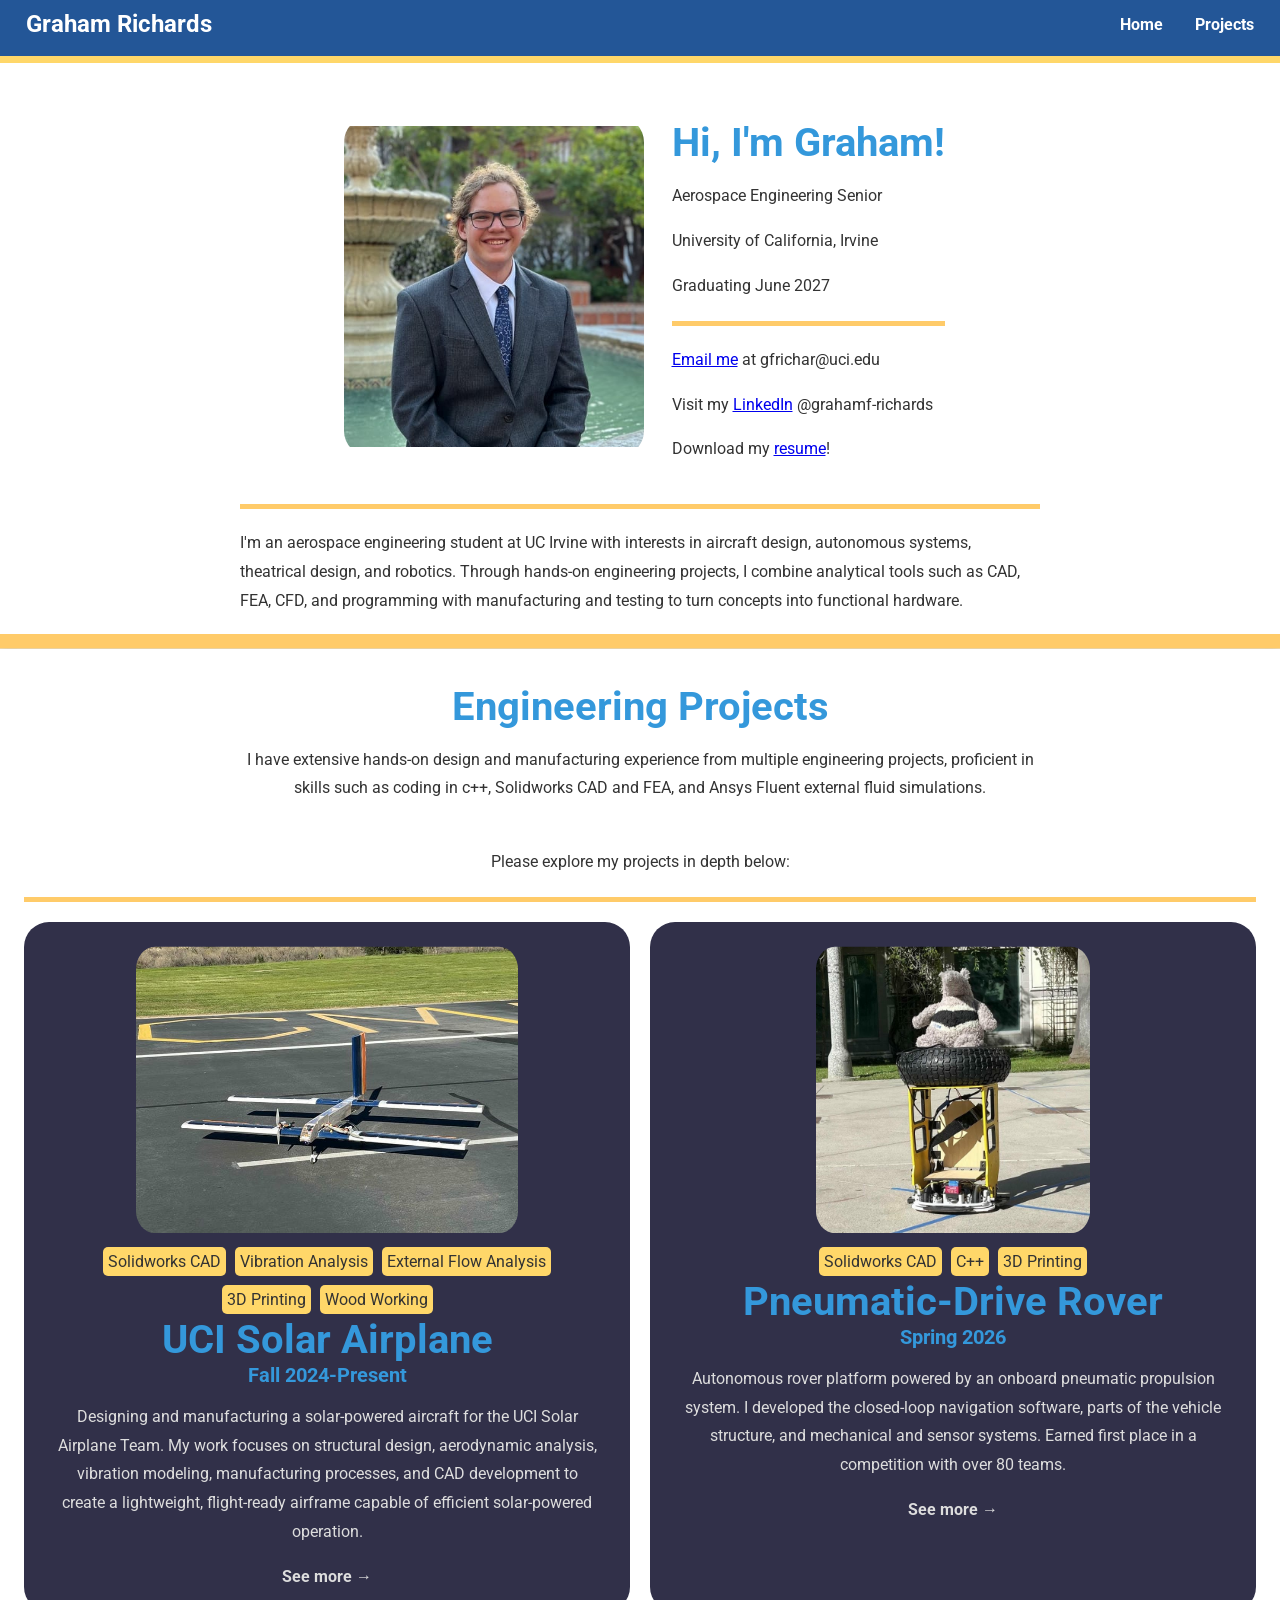
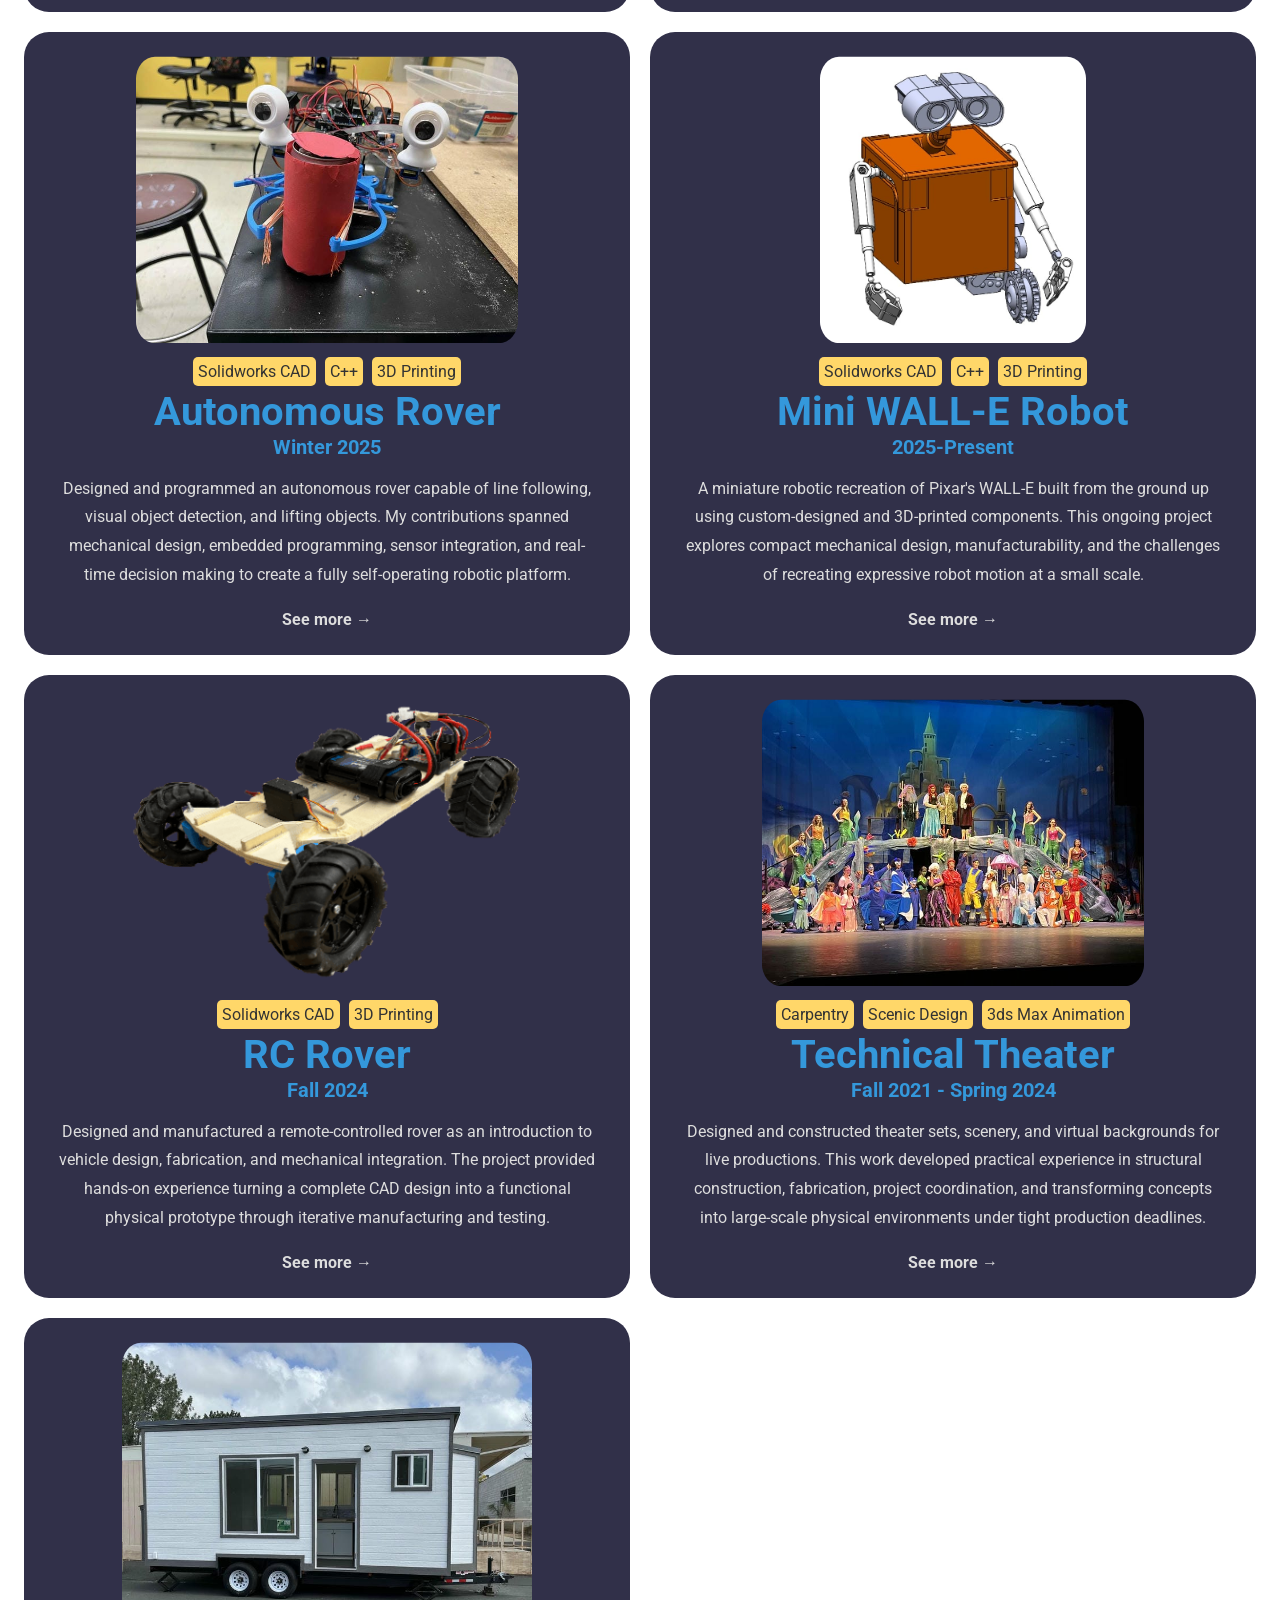
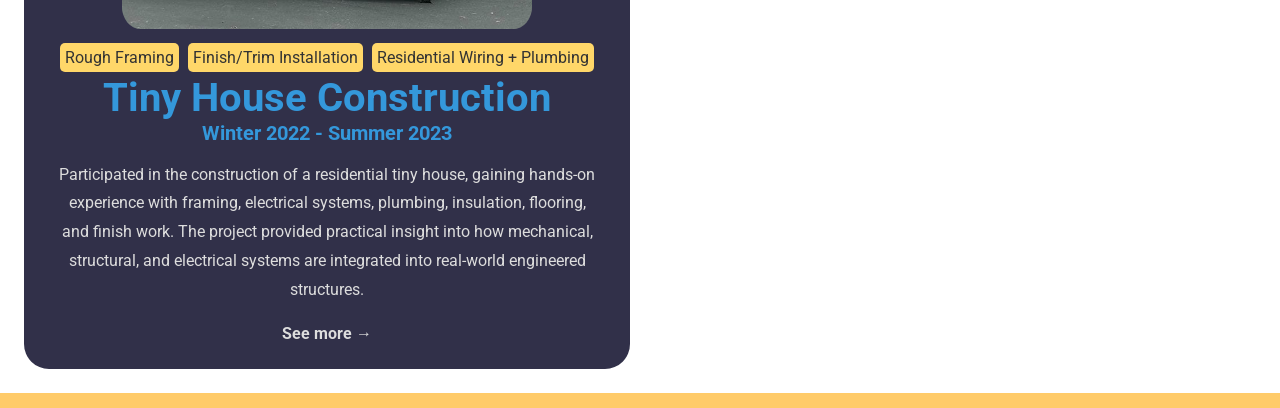
<file: index.html>
<!DOCTYPE html>
<html lang="en">
<head>
    <meta charset="UTF-8">
    <meta name="viewport" content="width=device-width, initial-scale=1.0">
    <title>Graham Richards | Aerospace Engineering Portfolio</title>
    <meta name="description" content="Portfolio of Graham Richards, a UC Irvine aerospace engineering student building aircraft, autonomous rovers, robots, and technical theater projects.">
    <link rel="canonical" href="https://grahamrichards.com/">
    <meta property="og:type" content="website">
    <meta property="og:title" content="Graham Richards | Aerospace Engineering Portfolio">
    <meta property="og:description" content="Explore Graham Richards' aerospace engineering, robotics, design, manufacturing, and technical theater projects.">
    <meta property="og:url" content="https://grahamrichards.com/">
    <meta property="og:image" content="https://grahamrichards.com/resources/headshot.jpg">
    <meta name="twitter:card" content="summary_large_image">
    <meta name="twitter:title" content="Graham Richards | Aerospace Engineering Portfolio">
    <meta name="twitter:description" content="Explore Graham Richards' aerospace engineering, robotics, design, manufacturing, and technical theater projects.">
    <meta name="twitter:image" content="https://grahamrichards.com/resources/headshot.jpg">
        <script type="application/ld+json">
        {
            "@context": "https://schema.org",
            "@type": "Person",
            "name": "Graham Richards",
            "url": "https://grahamrichards.com/",
            "jobTitle": "Aerospace Engineering Student",
            "affiliation": {
                "@type": "CollegeOrUniversity",
                "name": "University of California, Irvine"
            },
            "sameAs": ["https://www.linkedin.com/in/grahamf-richards/"]
        }
        </script>
    <link rel="stylesheet" href="style.css">
</head>

<body>
    <div id="navbar-container"></div>

    <section>
        <div class="flex-container" style="justify-content: center;">
            <img width="300" height="auto" style="border-radius: 25px" src="./resources/headshot.jpg" alt="Graham Richards">
            <div class="text-container">
                <h1>Hi, I'm Graham!</h1>
                <p>Aerospace Engineering Senior</p>
                <p>University of California, Irvine</p>
                <p>Graduating June 2027</p>
                <hr>
                <p><a href="mailto:gfrichar@uci.edu">Email me</a> at gfrichar@uci.edu</p>
                <p>Visit my <a href="https://www.linkedin.com/in/grahamf-richards/" target="_blank">LinkedIn</a> @grahamf-richards</p>
                <p>Download my <a href="./resources/Richards - Resume.pdf" target="_blank">resume</a>!</p>
            </div>
            <div class="text-container" style="width: min(100%, 800px);">
                <hr>
                <p>I'm an aerospace engineering student at UC Irvine with interests in aircraft design, autonomous systems, theatrical design, and robotics. Through hands-on engineering projects, I combine analytical tools such as CAD, FEA, CFD, and programming with manufacturing and testing to turn concepts into functional hardware.</p>
            </div>
        </div>
    </section>

    <section id="projects">
        <div style = "display: flex; justify-content: center; align-items: center;">
            <div class ="text-block" style="width: min(100%, 800px);">
                <h1>Engineering Projects</h1>
                <p>I have extensive hands-on design and manufacturing experience from multiple engineering projects, proficient in skills such as coding in c++, Solidworks CAD and FEA, and Ansys Fluent external fluid simulations. </p>
                <p><br>Please explore my projects in depth below:</p>
            </div>
        </div>
        <hr>
        <div class="grid-container project-grid">
            <button type="button" class="button" onclick="window.location.href='projects/solar-airplane.html'">
                <img src="./resources/solar-airplane/solar-front-runway-pose.jpg" alt="The front of the solar airplane, sitting on the runway">
                <ul class="skill-grid">
                    <li>Solidworks CAD</li>
                    <li>Vibration Analysis</li>
                    <li>External Flow Analysis</li>
                    <li>3D Printing</li>
                    <li>Wood Working</li>
                </ul>
                <h1>UCI Solar Airplane</h1>
                <h2>Fall 2024-Present</h2>
                <p>Designing and manufacturing a solar-powered aircraft for the UCI Solar Airplane Team. My work focuses on structural design, aerodynamic analysis, vibration modeling, manufacturing processes, and CAD development to create a lightweight, flight-ready airframe capable of efficient solar-powered operation.</p>
                <p><strong>See more &rarr;</strong></p>
            </button>

            <button type="button" class="button" onclick="window.location.href='projects/mae106.html'">
                <img src="./resources/mae106/mae106 portrait.jpg" alt="Rover portrait">
                <ul class="skill-grid">
                    <li>Solidworks CAD</li>
                    <li>C++</li>
                    <li>3D Printing</li>
                </ul>
                <h1>Pneumatic-Drive Rover</h1>
                <h2>Spring 2026</h2>
                <p>Autonomous rover platform powered by an onboard pneumatic propulsion system. I developed the closed-loop navigation software, parts of the vehicle structure, and mechanical and sensor systems. Earned first place in a competition with over 80 teams.</p>
                <p><strong>See more &rarr;</strong></p>
            </button>

            <button type="button" class="button" onclick="window.location.href='projects/engr7b.html'">
                <img src="./resources/engr7b/engr7b-front-smile.jpg" alt="The front of the rover, grabbing a red can with its claw.">
                <ul class="skill-grid">
                    <li>Solidworks CAD</li>
                    <li>C++</li>
                    <li>3D Printing</li>
                </ul>
                <h1>Autonomous Rover</h1>
                <h2>Winter 2025</h2>
                <p>Designed and programmed an autonomous rover capable of line following, visual object detection, and lifting objects. My contributions spanned mechanical design, embedded programming, sensor integration, and real-time decision making to create a fully self-operating robotic platform.</p>
                <p><strong>See more &rarr;</strong></p>
            </button>

            <button type="button" class="button" onclick="window.location.href='projects/wall-e.html'">
                <img src="./resources/walle/walle-cad-body.jpg" alt="Rocket Image">
                <ul class="skill-grid">
                    <li>Solidworks CAD</li>
                    <li>C++</li>
                    <li>3D Printing</li>
                </ul>
                <h1>Mini WALL-E Robot</h1>
                <h2>2025-Present</h2>
                <p>A miniature robotic recreation of Pixar's WALL-E built from the ground up using custom-designed and 3D-printed components. This ongoing project explores compact mechanical design, manufacturability, and the challenges of recreating expressive robot motion at a small scale.</p>
                <p><strong>See more &rarr;</strong></p>
            </button>

            <button type="button" class="button" onclick="window.location.href='projects/engr7a.html'">
                <img src="./resources/engr7a/engr7a-rover-front.png" alt="Front image of the rover">
                <ul class="skill-grid">
                    <li>Solidworks CAD</li>
                    <li>3D Printing</li>
                </ul>
                <h1>RC Rover</h1>
                <h2>Fall 2024</h2>
                <p>Designed and manufactured a remote-controlled rover as an introduction to vehicle design, fabrication, and mechanical integration. The project provided hands-on experience turning a complete CAD design into a functional physical prototype through iterative manufacturing and testing.</p>
                <p><strong>See more &rarr;</strong></p>
            </button>

            <button type="button" class="button" onclick="window.location.href='projects/theatre.html'">
                <img src="./resources/mermaid/mermaid-cast-photo.jpg" alt="The Little Mermaid cast posing on set.">
                <ul class="skill-grid">
                    <li>Carpentry</li>
                    <li>Scenic Design</li>
                    <li>3ds Max Animation</li>
                </ul>
                <h1>Technical Theater</h1>
                <h2>Fall 2021 - Spring 2024</h2>
                <p>Designed and constructed theater sets, scenery, and virtual backgrounds for live productions. This work developed practical experience in structural construction, fabrication, project coordination, and transforming concepts into large-scale physical environments under tight production deadlines.</p>
                <p><strong>See more &rarr;</strong></p>
            </button>

            <button type="button" class="button" onclick="window.location.href='projects/tiny-house.html'">
                <img src="./resources/tiny-house/tiny-house-front-complete.jpg" alt="Front image of the rover">
                <ul class="skill-grid">
                    <li>Rough Framing</li>
                    <li>Finish/Trim Installation</li>
                    <li>Residential Wiring + Plumbing</li>
                </ul>
                <h1>Tiny House Construction</h1>
                <h2>Winter 2022 - Summer 2023</h2>
                <p>Participated in the construction of a residential tiny house, gaining hands-on experience with framing, electrical systems, plumbing, insulation, flooring, and finish work. The project provided practical insight into how mechanical, structural, and electrical systems are integrated into real-world engineered structures.</p>
                <p><strong>See more &rarr;</strong></p>
            </button>
        </div>
    </section>

    <script src="/components/navbar.js"></script>
</body>
</html>
</file>
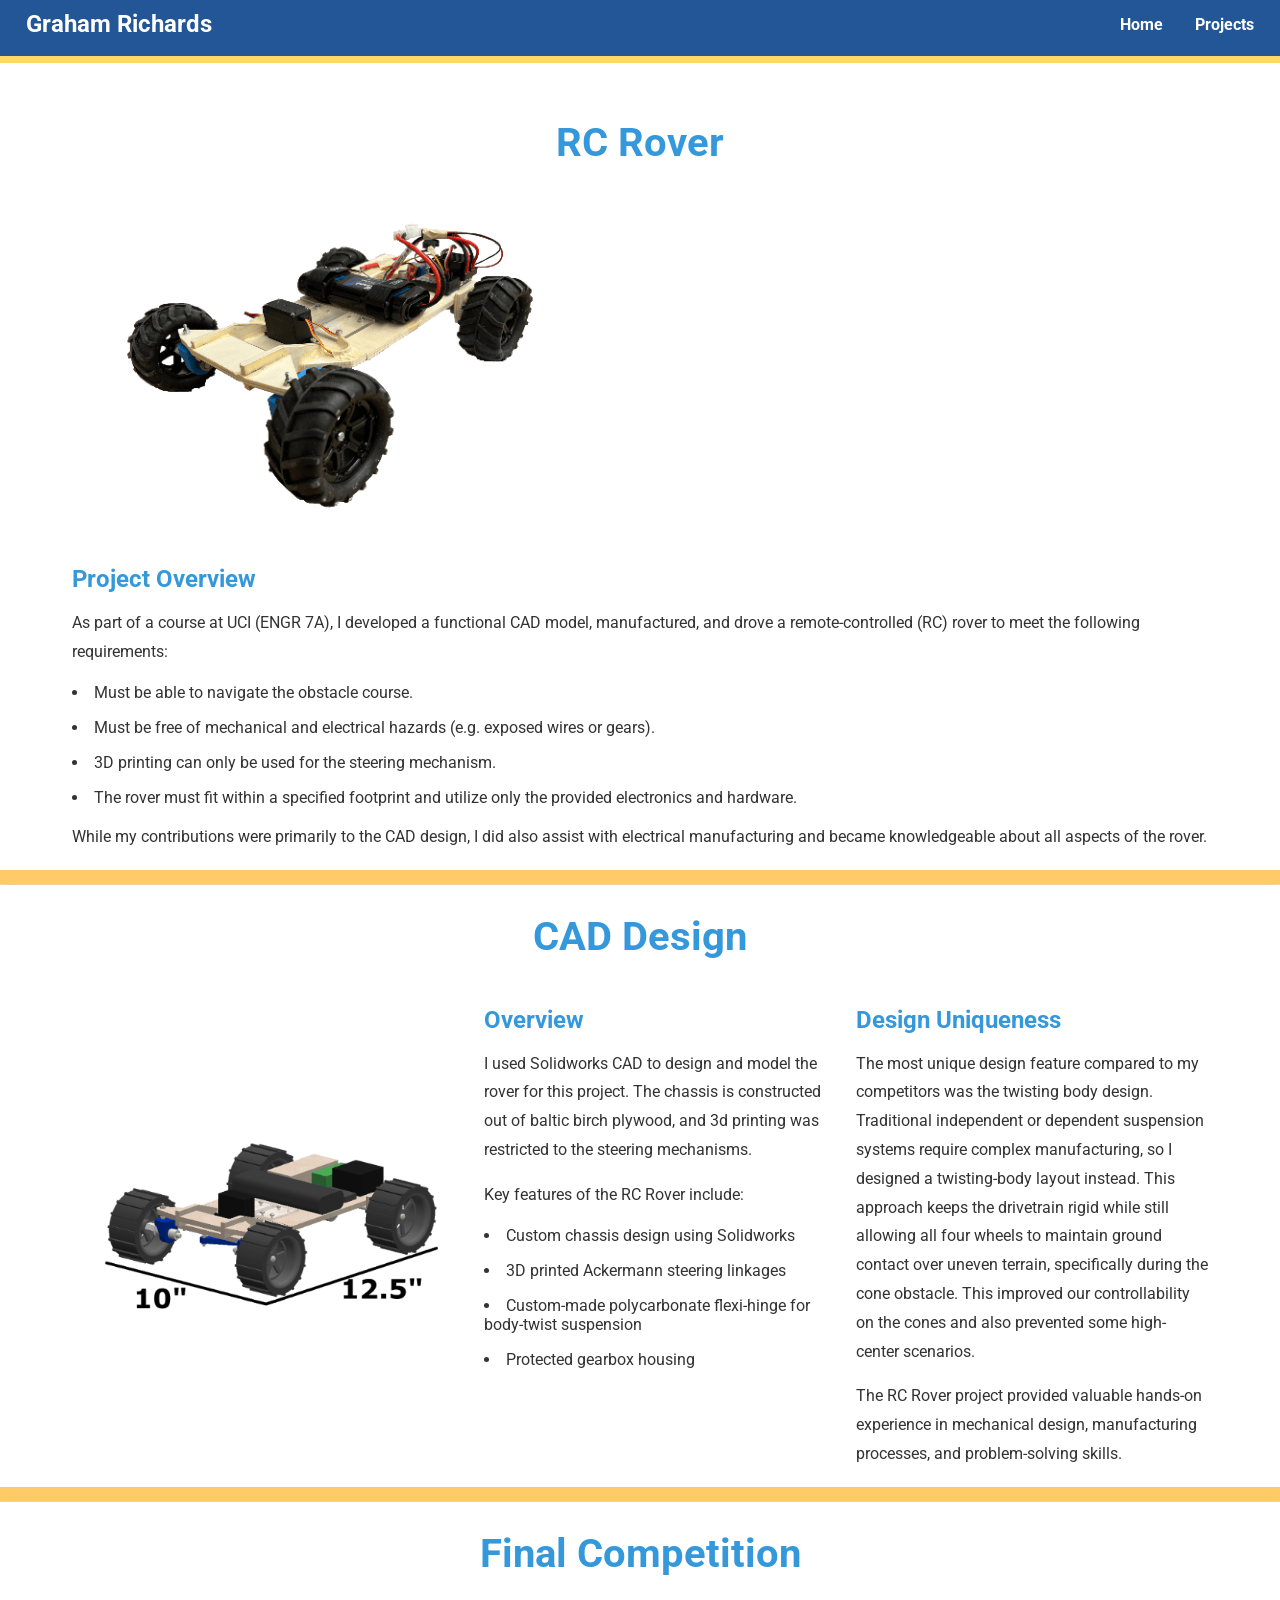
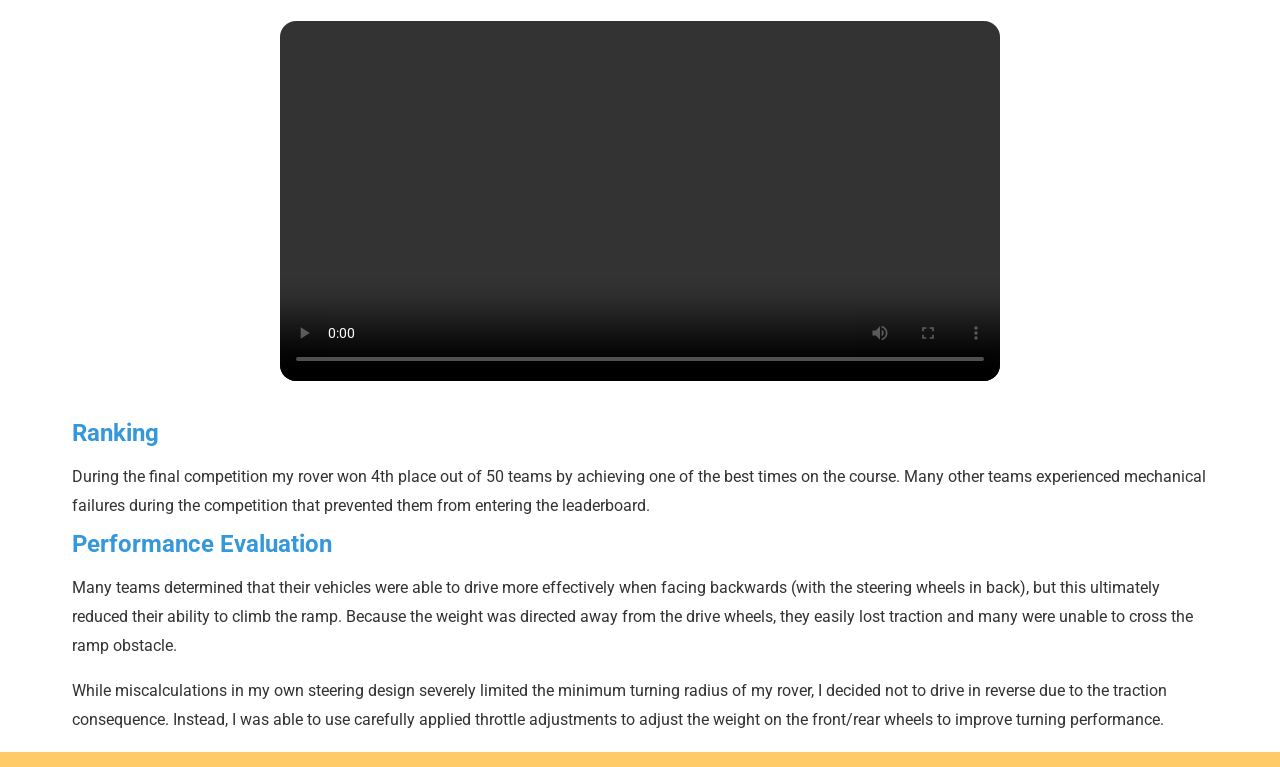
<file: projects/engr7a.html>
<!DOCTYPE html>
<html lang="en">
<head>
    <meta charset="UTF-8">
    <meta name="viewport" content="width=device-width, initial-scale=1.0">
    <title>RC Rover Engineering Project | Graham Richards</title>
    <meta name="description" content="Graham Richards' ENGR 7A RC rover project, featuring SolidWorks CAD, Ackermann steering, a twisting-body suspension, manufacturing, and competition testing.">
    <link rel="canonical" href="https://grahamrichards.com/projects/engr7a.html">
    <meta property="og:type" content="article">
    <meta property="og:title" content="RC Rover Engineering Project | Graham Richards">
    <meta property="og:description" content="SolidWorks CAD, 3D-printed Ackermann steering, twisting-body suspension, and competition results from a UCI RC rover project.">
    <meta property="og:url" content="https://grahamrichards.com/projects/engr7a.html">
    <meta property="og:image" content="https://grahamrichards.com/resources/engr7a/engr7a-rover-front.png">
    <meta name="twitter:card" content="summary_large_image">
    <meta name="twitter:title" content="RC Rover Engineering Project | Graham Richards">
    <meta name="twitter:description" content="SolidWorks CAD, 3D-printed Ackermann steering, twisting-body suspension, and competition results from a UCI RC rover project.">
    <meta name="twitter:image" content="https://grahamrichards.com/resources/engr7a/engr7a-rover-front.png">
    <link rel="stylesheet" href="../style.css">
</head>
<body>
    <!-- <nav class = "navbar">
        <ul>
            <li>Graham Richards</li>
            <li><a href="../">Home</a></li>
            <li><a href="../#projects">Projects</a></li>
        </ul>
    </nav> -->

    <div id="navbar-container"></div>

    <section class="project-1">
        <div class = "flex-container">
            <h1>RC Rover</h1>

            <div>
                <img width="450" height="auto" src="../resources/engr7a/engr7a-rover-front.png" alt="RC Rover">
                <video width="600" height="auto" src="../resources/engr7a/engr7a-twist.mp4" alt="RC Rover" autoplay loop muted></video>
            </div>

            <div class = "text-container">
                <h2>Project Overview</h2>
                <p>As part of a course at UCI (ENGR 7A), I developed a functional CAD model, manufactured, and drove a remote-controlled (RC) rover to meet the following requirements:</p>
                <ul>
                    <li>Must be able to navigate the obstacle course.</li>
                    <li>Must be free of mechanical and electrical hazards (e.g. exposed wires or gears).</li>
                    <li>3D printing can only be used for the steering mechanism.</li>
                    <li>The rover must fit within a specified footprint and utilize only the provided electronics and hardware.</li>
                </ul>
                <p>While my contributions were primarily to the CAD design, I did also assist with electrical manufacturing and became knowledgeable about all aspects of the rover.</p>
            </div>
        </div>
    </section>

    <section class="project-1">
        <div class="flex-container">
            <h1>CAD Design</h1>
            <div>
                <div class = "combined-box">
                    <img width="500" height="auto" src="../resources/engr7a/engr7a-rover-cad-front.png" alt="CAD model of the rover" class="inline-image">
                    <div>
                        <h2>Overview</h2>
                        <p>I used Solidworks CAD to design and model the rover for this project. The chassis is constructed out of baltic birch plywood, and 3d printing was restricted to the steering mechanisms.</p>
                        <p>Key features of the RC Rover include:</p>
                        <ul>
                            <li>Custom chassis design using Solidworks</li>
                            <li>3D printed Ackermann steering linkages</li>
                            <li>Custom-made polycarbonate flexi-hinge for body-twist suspension</li>
                            <li>Protected gearbox housing</li>
                        </ul>
                    </div>
                    <div>
                        <h2>Design Uniqueness</h2>
                        <p>
                            The most unique design feature compared to my competitors was the twisting body design. Traditional independent or dependent suspension systems require complex manufacturing,
                            so I designed a twisting-body layout instead. This approach keeps the drivetrain rigid while still allowing all four wheels to maintain ground contact over uneven terrain, specifically during the cone obstacle.
                            This improved our controllability on the cones and also prevented some high-center scenarios.
                        </p>
                        <p>The RC Rover project provided valuable hands-on experience in mechanical design, manufacturing processes, and problem-solving skills.</p>
                    </div>
                </div>
            </div>
        </div>
    </section>
            

    <section class="project-1">
        <div class = "flex-container">
            <h1>Final Competition</h1>
            <video style="width:min(100%,720px)" controls>
                <source src="../resources/engr7a/engr7a-final-comp.mp4" type="video/mp4">
            </video>
            <div class = "text-container" style="max-width: 1500px;">
                <h2>Ranking</h2>
                <p>During the final competition my rover won 4th place out of 50 teams by achieving one of the best times on the course. Many other teams experienced mechanical failures during the competition that prevented them from entering the leaderboard.</p>
                <h2>Performance Evaluation</h2>
                <p>
                    Many teams determined that their vehicles were able to drive more effectively when facing backwards (with the steering wheels in back), but this ultimately reduced their ability to climb the ramp.
                    Because the weight was directed away from the drive wheels, they easily lost traction and many were unable to cross the ramp obstacle.
                </p>
                <p>
                    While miscalculations in my own steering design severely limited the minimum turning radius of my rover, I decided not to drive in reverse due to the traction consequence.
                    Instead, I was able to use carefully applied throttle adjustments to adjust the weight on the front/rear wheels to improve turning performance.
                </p>
            </div>
        </div>
    </section>

    <script src="/components/navbar.js"></script>
</body>
</html>
</file>
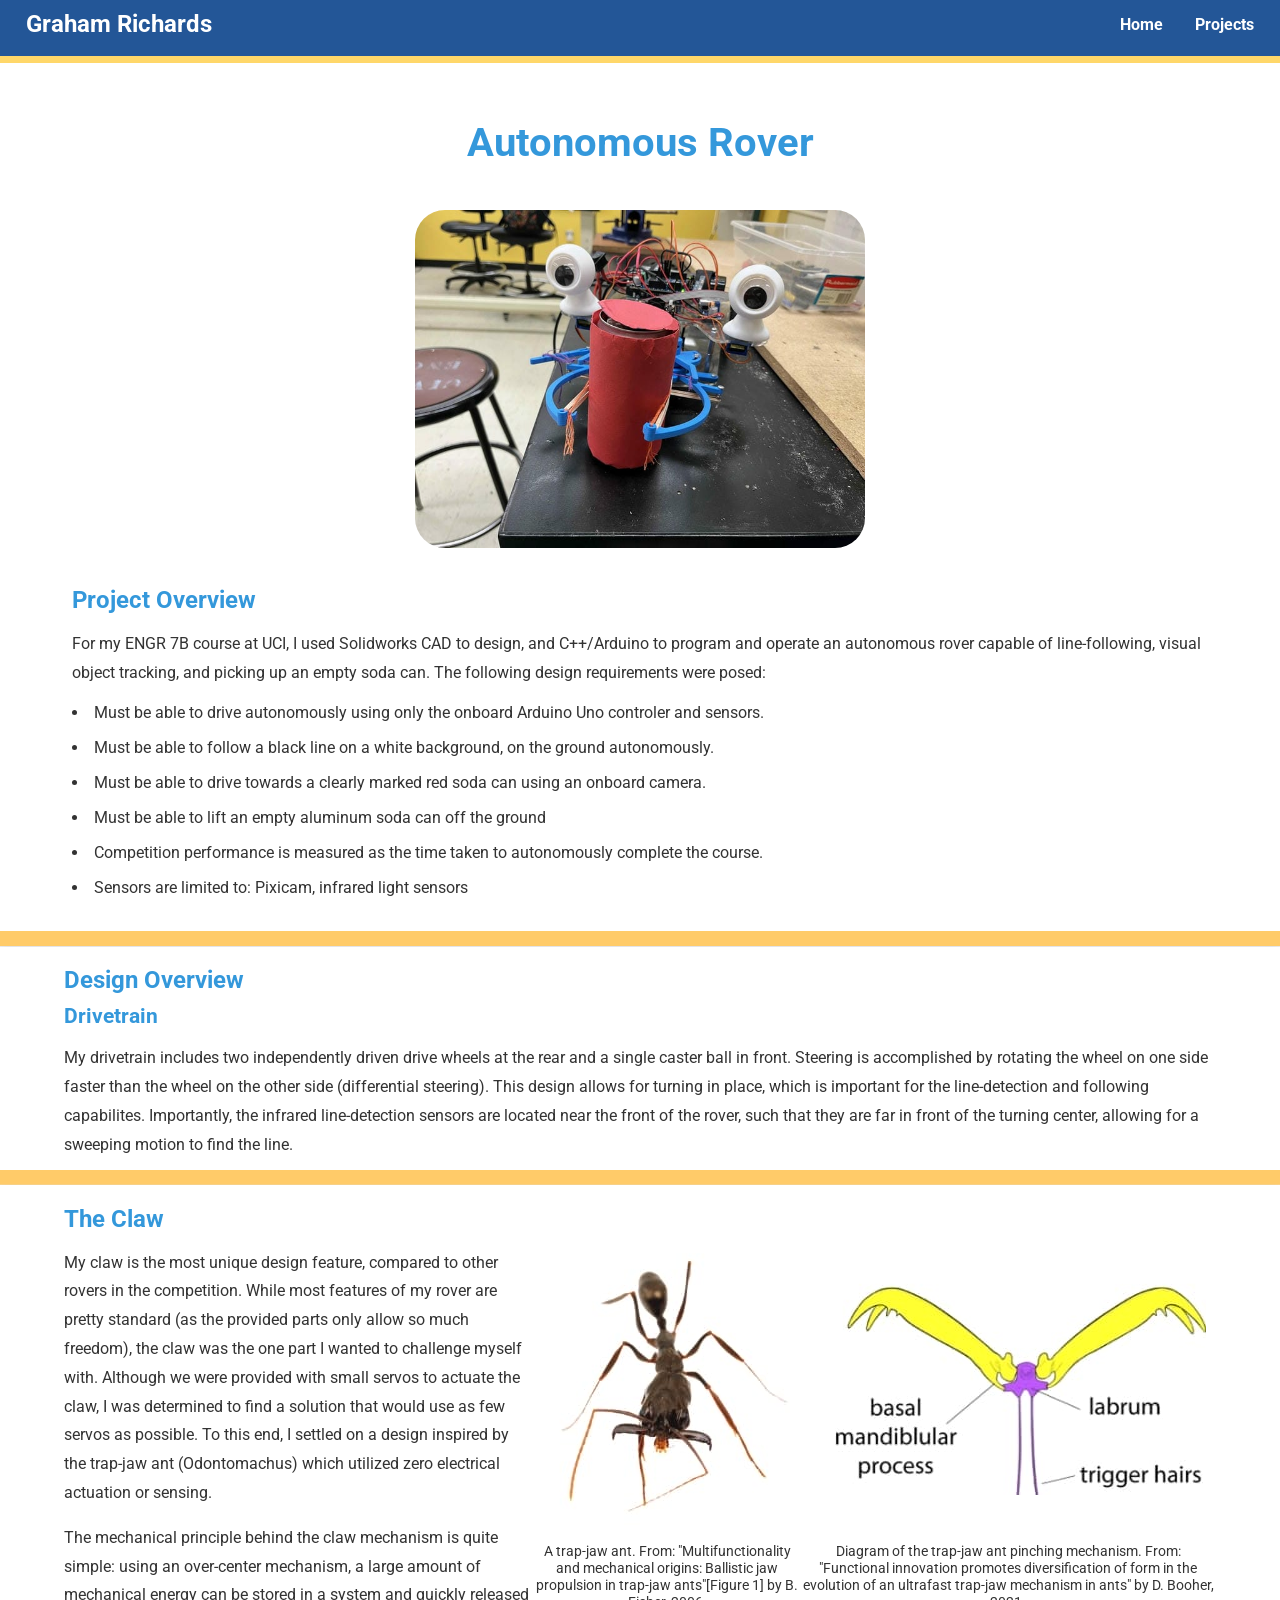
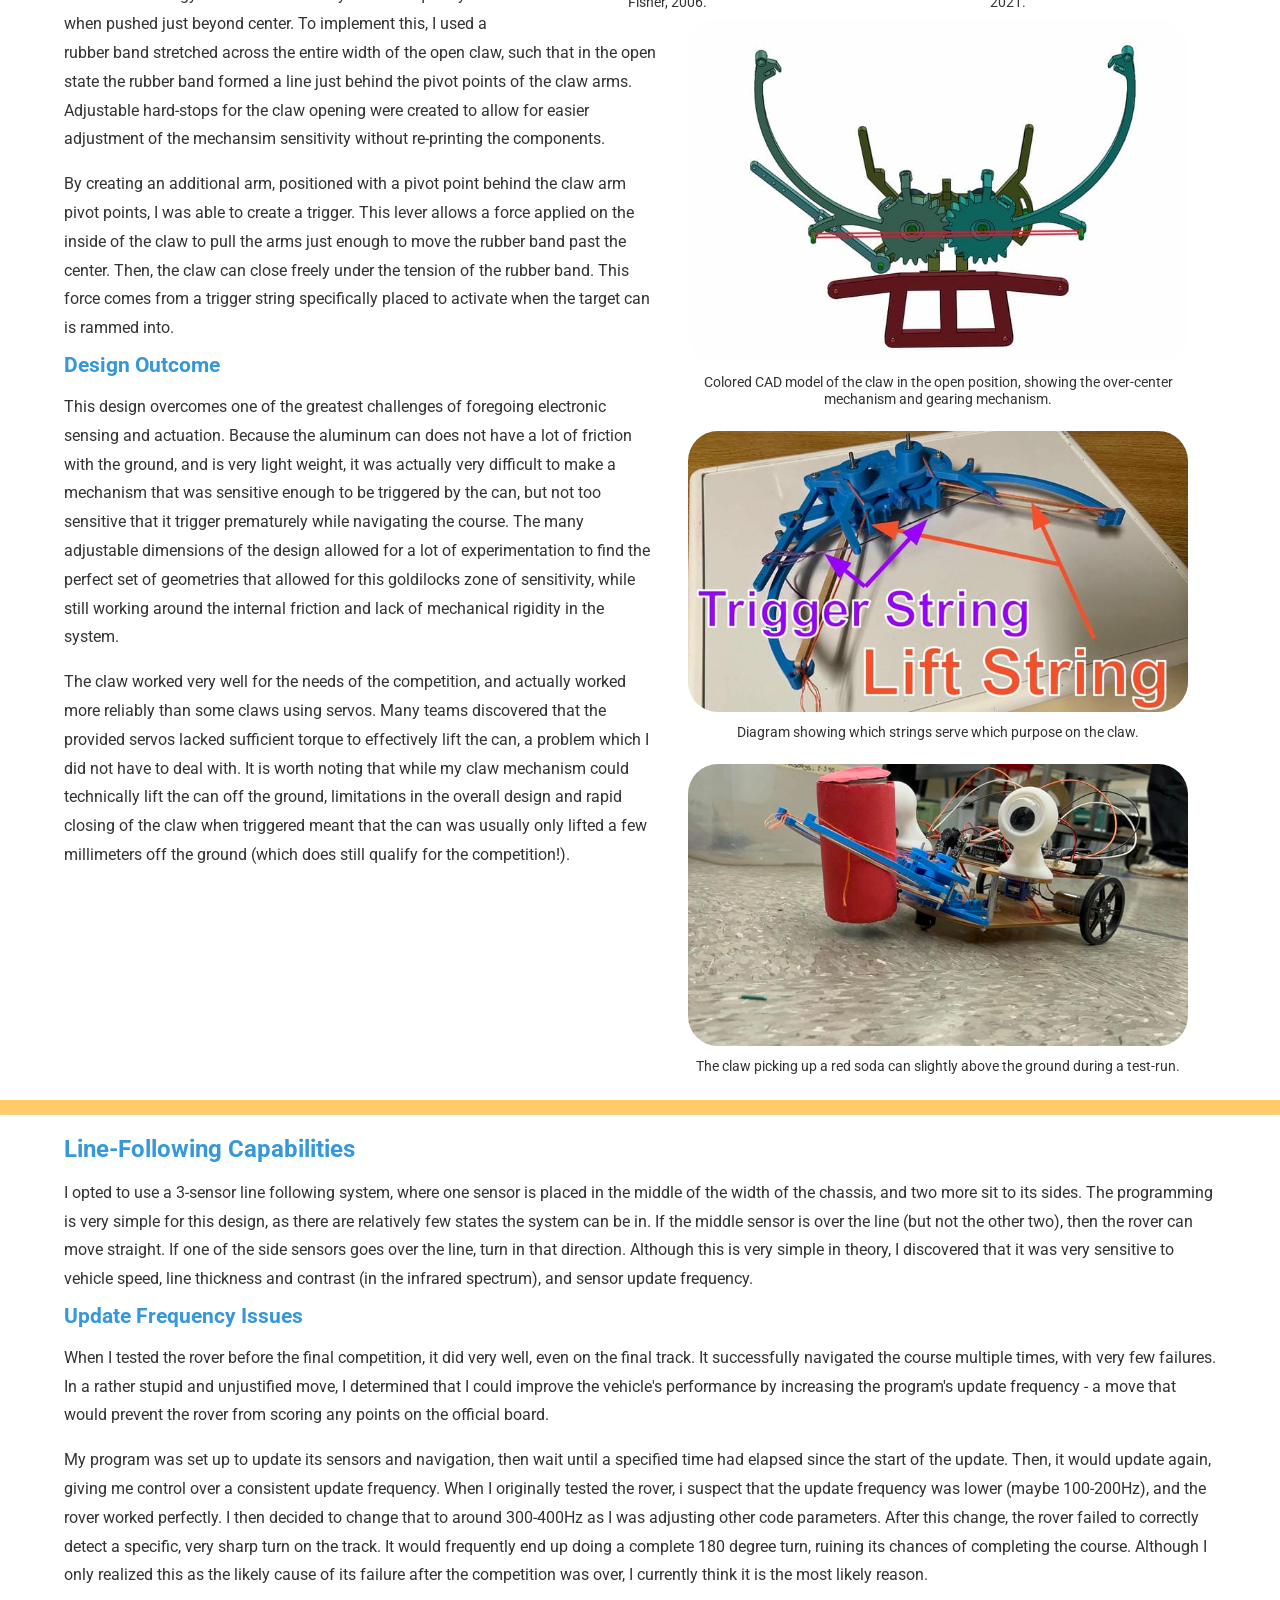
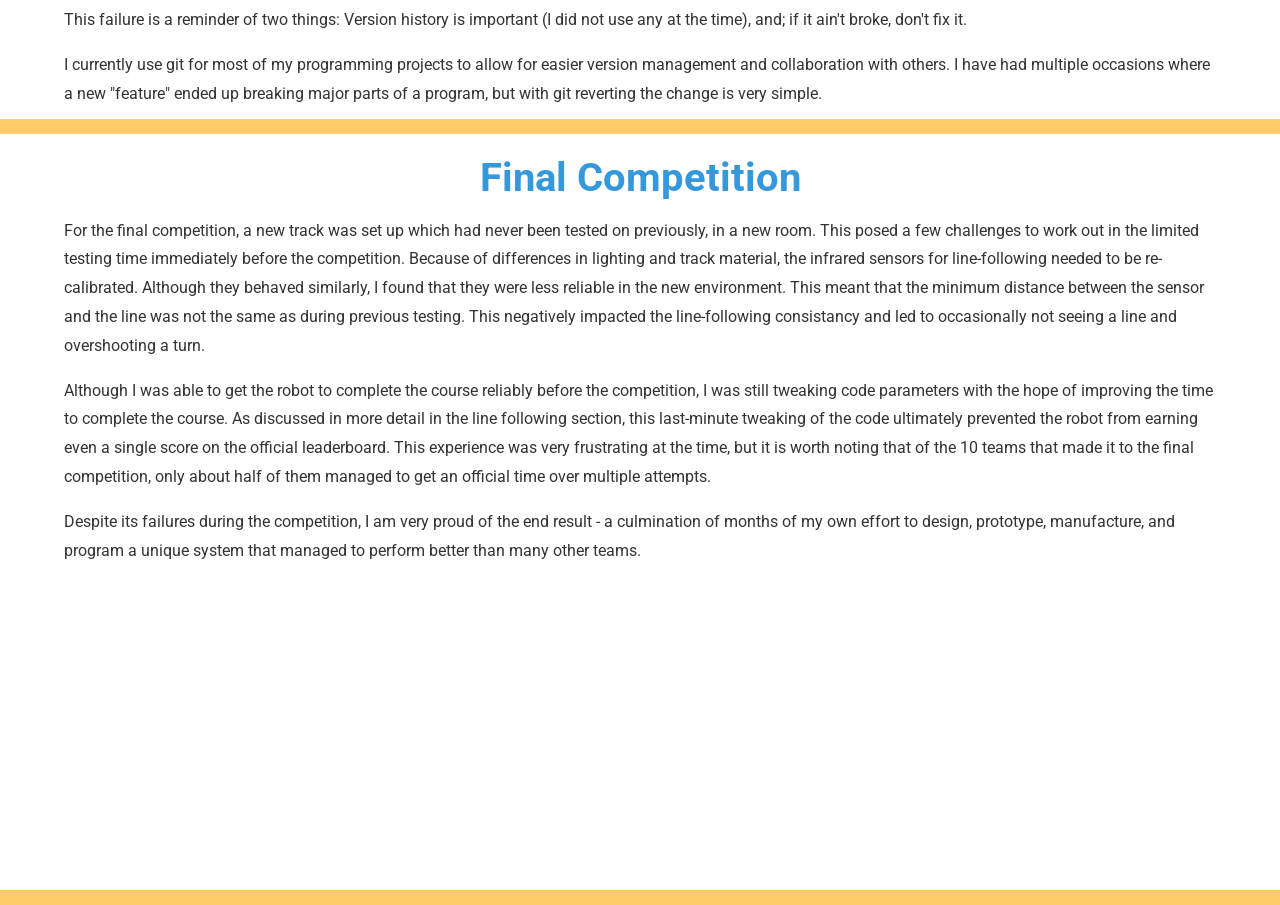
<file: projects/engr7b.html>
<!DOCTYPE html>
<html lang="en">
<head>
    <meta charset="UTF-8">
    <meta name="viewport" content="width=device-width, initial-scale=1.0">
    <title>Autonomous Rover Project | Graham Richards</title>
    <meta name="description" content="Graham Richards' ENGR 7B autonomous rover project, documenting a UCI robotics and engineering build with mechanical design and autonomous control.">
    <link rel="canonical" href="https://grahamrichards.com/projects/engr7b.html">
    <meta property="og:type" content="article">
    <meta property="og:title" content="Autonomous Rover Project | Graham Richards">
    <meta property="og:description" content="A UCI autonomous rover engineering project combining mechanical design, robotics, and embedded control.">
    <meta property="og:url" content="https://grahamrichards.com/projects/engr7b.html">
    <meta property="og:image" content="https://grahamrichards.com/resources/engr7b/engr7b-front-smile.jpg">
    <meta name="twitter:card" content="summary_large_image">
    <meta name="twitter:title" content="Autonomous Rover Project | Graham Richards">
    <meta name="twitter:description" content="A UCI autonomous rover engineering project combining mechanical design, robotics, and embedded control.">
    <meta name="twitter:image" content="https://grahamrichards.com/resources/engr7b/engr7b-front-smile.jpg">
    <link rel="stylesheet" href="../style.css">
</head>
<body>
    <div id="navbar-container"></div>

    <section class="project-1">
        <div class="flex-container">
            <h1>Autonomous Rover</h1>
            <img width="450" src="../resources/engr7b/engr7b-front-smile.jpg" alt="Rover front, with his claw around a red can">
            <div class = "text-container">
                <h2>Project Overview</h2>
                <p>For my ENGR 7B course at UCI, I used Solidworks CAD to design, and C++/Arduino to program and operate an autonomous rover capable of line-following, visual object tracking, and picking up an empty soda can. The following design requirements were posed:</p>
                <ul>
                    <li>Must be able to drive autonomously using only the onboard Arduino Uno controler and sensors.</li>
                    <li>Must be able to follow a black line on a white background, on the ground autonomously.</li>
                    <li>Must be able to drive towards a clearly marked red soda can using an onboard camera.</li>
                    <li>Must be able to lift an empty aluminum soda can off the ground</li>
                    <li>Competition performance is measured as the time taken to autonomously complete the course.</li>
                    <li>Sensors are limited to: Pixicam, infrared light sensors</li>
                </ul>
            </div>
        </div>
    </section>

    <section class="block-box">
        <div>
            <h2>Design Overview</h2>
            
            <h3>Drivetrain</h3>
            <p>
                My drivetrain includes two independently driven drive wheels at the rear and a single caster ball in front. Steering is accomplished by rotating the wheel on one side faster than the wheel on the other side (differential steering).
                This design allows for turning in place, which is important for the line-detection and following capabilites. Importantly, the infrared line-detection sensors are located near the front of the rover, such that they are far in front of the
                turning center, allowing for a sweeping motion to find the line.
            </p>
        </div>
    </section>
    <section class="block-box">
        <div>
            <h2>The Claw</h2>

            <div class="inline-container float-right">
                <figure>
                    <img width="250px" src="/resources/engr7b/engr7b-trapjaw-ant.jpg" alt="A trap-jaw ant.">
                    <figcaption>A trap-jaw ant. From: "Multifunctionality and mechanical origins: Ballistic jaw propulsion in trap-jaw ants"[Figure 1] by B. Fisher, 2006.</figcaption>
                </figure>

                <figure>
                    <img width="400px" src="/resources/engr7b/engr7b-ant-jaw-reference.jpg" alt="Diagram of the trap-jaw ant pinching mechanism. There are two large pinchers with a trigger in between, jamming them open. There is an indent in the pinchers to allow a small motion of the trigger to free their motion.">
                    <figcaption>Diagram of the trap-jaw ant pinching mechanism. From: "Functional innovation promotes diversification of form in the evolution of an ultrafast trap-jaw mechanism in ants" by D. Booher, 2021.</figcaption>
                </figure>
            </div>

            <figure class="inline-image float-right">
                <img width="500" src="/resources/engr7b/engr7b-claw-cad-colored.jpg" alt="Colored CAD model of the claw in the open position, showing the over-center mechanism and gearing mechanism.">
                <figcaption>Colored CAD model of the claw in the open position, showing the over-center mechanism and gearing mechanism.</figcaption>
            </figure>

            <figure class="inline-image float-right">
                <img width="500" src="/resources/engr7b/engr7b-string-diagram.jpg" alt="Diagram showing which strings serve which purpose on the claw.">
                <figcaption>Diagram showing which strings serve which purpose on the claw.</figcaption>
            </figure>

            <figure class="inline-image float-right">
                <img width="500" src="/resources/engr7b/engr7b-rover-can-lift.jpg" alt="The claw picking up a red soda can slightly above the ground during a test-run.">
                <figcaption>The claw picking up a red soda can slightly above the ground during a test-run.</figcaption>
            </figure>
            
            <p>
                My claw is the most unique design feature, compared to other rovers in the competition. While most features of my rover are pretty standard (as the provided parts only allow so much freedom), the claw was the one part I wanted to challenge myself with.
                Although we were provided with small servos to actuate the claw, I was determined to find a solution that would use as few servos as possible. To this end, I settled on a design inspired by the trap-jaw ant (Odontomachus) which utilized zero electrical actuation
                or sensing.
            </p>

            <p>
                The mechanical principle behind the claw mechanism is quite simple: using an over-center mechanism, a large amount of mechanical energy can be stored in a system and quickly released when pushed just beyond center.
                To implement this, I used a rubber band stretched across the entire width of the open claw, such that in the open state the rubber band formed a line just behind the pivot points of the claw arms. Adjustable hard-stops for the claw opening were created to allow for
                easier adjustment of the mechansim sensitivity without re-printing the components.
            </p>
            <p>
                By creating an additional arm, positioned with a pivot point behind the claw arm pivot points, I was able to create a trigger. This lever allows a force applied on the inside of the claw to pull the arms just enough to move the rubber band past the center. Then,
                the claw can close freely under the tension of the rubber band. This force comes from a trigger string specifically placed to activate when the target can is rammed into.
            </p>

            <h3>Design Outcome</h3>
            <p>
                This design overcomes one of the greatest challenges of foregoing electronic sensing and actuation. Because the aluminum can does not have a lot of friction with the ground, and is very light weight, it was actually very difficult to make a mechanism that was
                sensitive enough to be triggered by the can, but not too sensitive that it trigger prematurely while navigating the course. The many adjustable dimensions of the design allowed for a lot of experimentation to find the perfect set of geometries that allowed for this
                goldilocks zone of sensitivity, while still working around the internal friction and lack of mechanical rigidity in the system.
            </p>
            <p>
                The claw worked very well for the needs of the competition, and actually worked more reliably than some claws using servos. Many teams discovered that the provided servos lacked sufficient torque to effectively lift the can, a problem which I did not have to deal with.
                It is worth noting that while my claw mechanism could technically lift the can off the ground, limitations in the overall design and rapid closing of the claw when triggered meant that the can was usually only lifted a few millimeters off the ground (which does still qualify for the competition!).
            </p>
        </div>
    </section>
    <section class="block-box">
        <div>
            <h2>Line-Following Capabilities</h2>
            <p>
                I opted to use a 3-sensor line following system, where one sensor is placed in the middle of the width of the chassis, and two more sit to its sides. The programming is very simple for this design, as there are relatively few states the system can be in.
                If the middle sensor is over the line (but not the other two), then the rover can move straight. If one of the side sensors goes over the line, turn in that direction. Although this is very
                simple in theory, I discovered that it was very sensitive to vehicle speed, line thickness and contrast (in the infrared spectrum), and sensor update frequency.
            </p>
            <h3>Update Frequency Issues</h3>
            <p>
                When I tested the rover before the final competition, it did very well, even on the final track. It successfully navigated the course multiple times, with very few failures.
                In a rather stupid and unjustified move, I determined that I could improve the vehicle's performance by increasing the program's update frequency - a move that would prevent
                the rover from scoring any points on the official board.
            </p>
            <p>
                My program was set up to update its sensors and navigation, then wait until a specified time had elapsed since the start of the update. Then, it would update again, giving me control over
                a consistent update frequency. When I originally tested the rover, i suspect that the update frequency was lower (maybe 100-200Hz), and the rover worked perfectly. I then decided to change that
                to around 300-400Hz as I was adjusting other code parameters. After this change, the rover failed to correctly detect a specific, very sharp turn on the track. It would frequently end up doing
                a complete 180 degree turn, ruining its chances of completing the course. Although I only realized this as the likely cause of its failure after the competition was over, I currently think
                it is the most likely reason.
            </p>
            <p>
                This failure is a reminder of two things: Version history is important (I did not use any at the time), and; if it ain't broke, don't fix it.
            </p>
            <p>
                I currently use git for most of my programming projects to allow for easier version management and collaboration with others. I have had multiple occasions where a new "feature" ended up breaking
                major parts of a program, but with git reverting the change is very simple.
            </p>
        </div>
    </section>

    <section class="block-box">
        <div>
            <h1>Final Competition</h1>
            <p>
                For the final competition, a new track was set up which had never been tested on previously, in a new room. This posed a few challenges to work out in the limited
                testing time immediately before the competition. Because of differences in lighting and track material, the infrared sensors for line-following needed to be re-calibrated.
                Although they behaved similarly, I found that they were less reliable in the new environment. This meant that the minimum distance between the sensor and the line was not
                the same as during previous testing. This negatively impacted the line-following consistancy and led to occasionally not seeing a line and overshooting a turn.
            </p>
            <p>
                Although I was able to get the robot to complete the course reliably before the competition, I was still tweaking code parameters with the hope of improving the time to
                complete the course. As discussed in more detail in the line following section, this last-minute tweaking of the code ultimately prevented the robot from earning even a single
                score on the official leaderboard. This experience was very frustrating at the time, but it is worth noting that of the 10 teams that made it to the final competition, only about
                half of them managed to get an official time over multiple attempts.
            </p>
            <p>
                Despite its failures during the competition, I am very proud of the end result - a culmination of months of my own effort to design, prototype, manufacture, and program a unique
                system that managed to perform better than many other teams.
            </p>
        </div>
        
        <iframe
            class="centered"
            width="560"
            height="315"
            src="https://www.youtube.com/embed/NZ-iZVQ6bXE?si=B3_xe6XpaT_2uM4t"
            title="YouTube video player" 
            frameborder="0" 
            allow="accelerometer; autoplay; clipboard-write; encrypted-media; gyroscope; picture-in-picture; web-share" 
            referrerpolicy="strict-origin-when-cross-origin" 
            allowfullscreen>
        </iframe>
        
    </section>

    <script src="/components/navbar.js"></script>
</body>
</html>
</file>
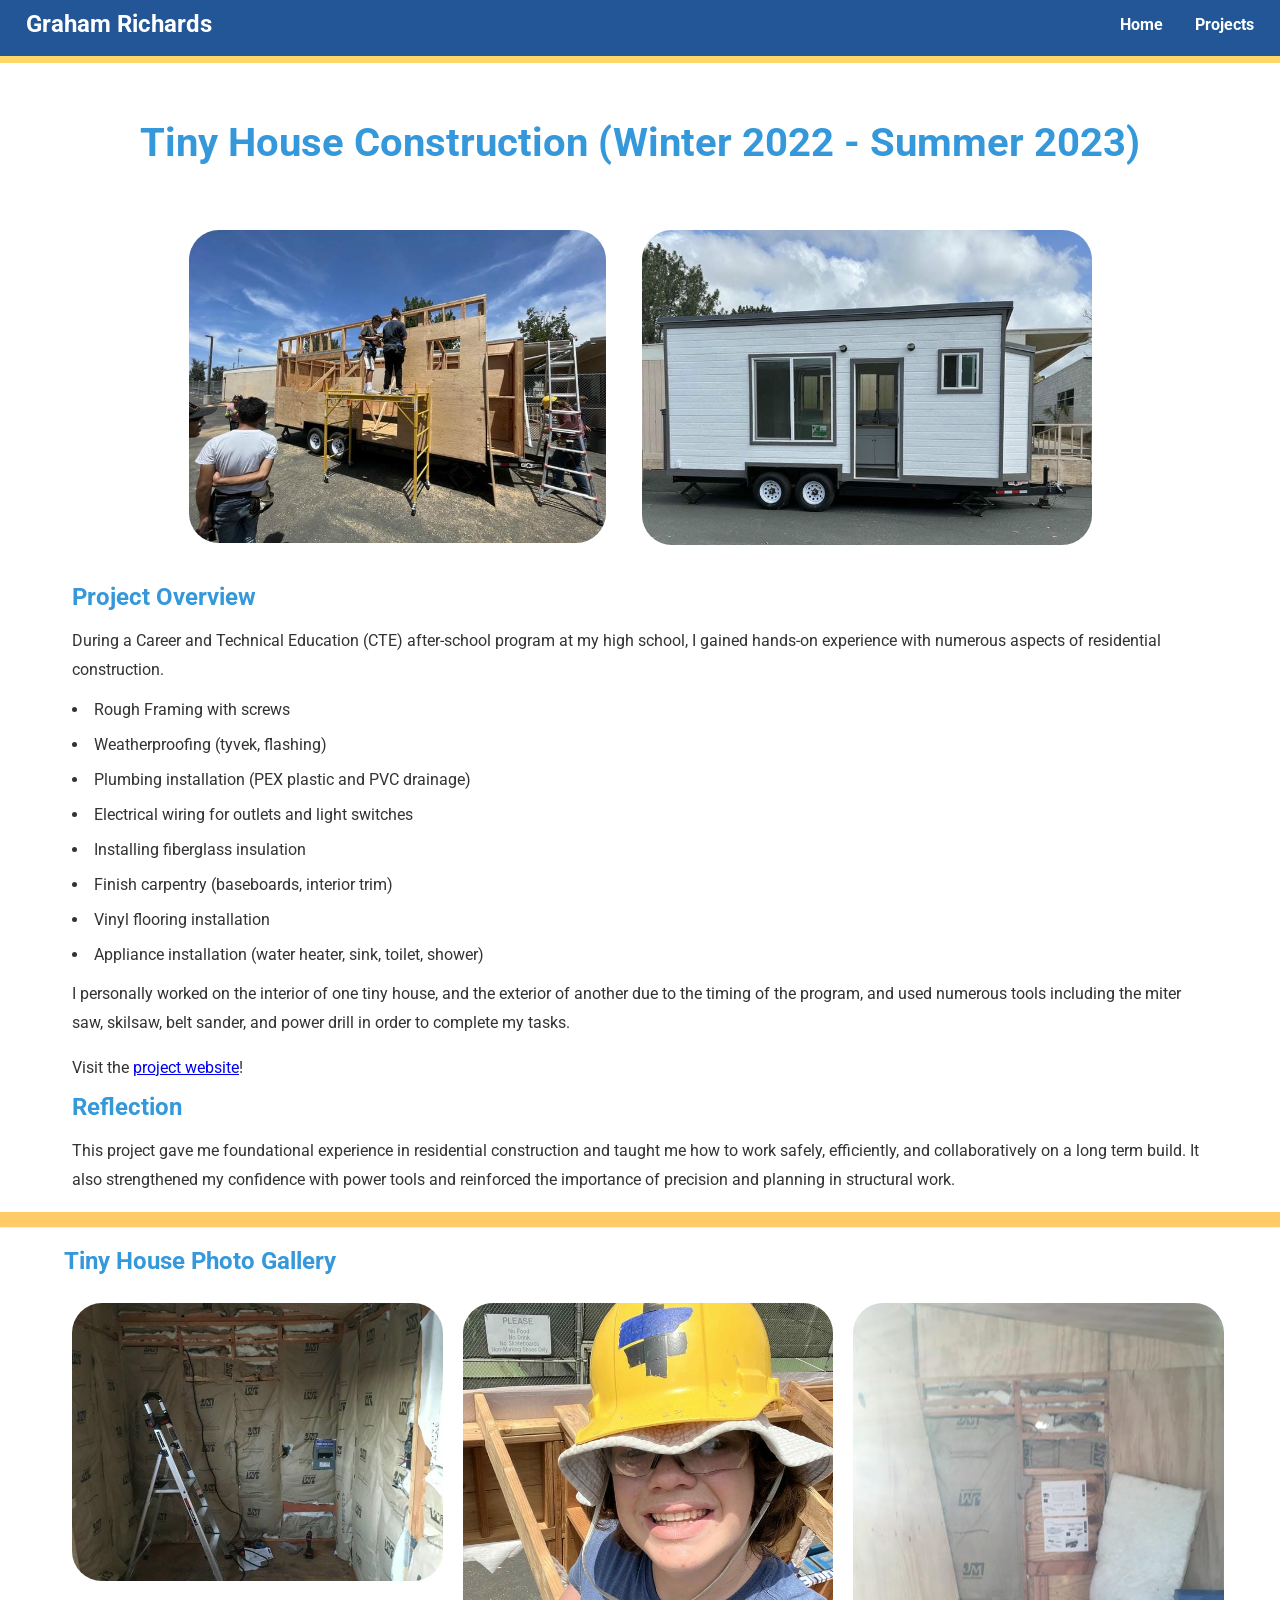
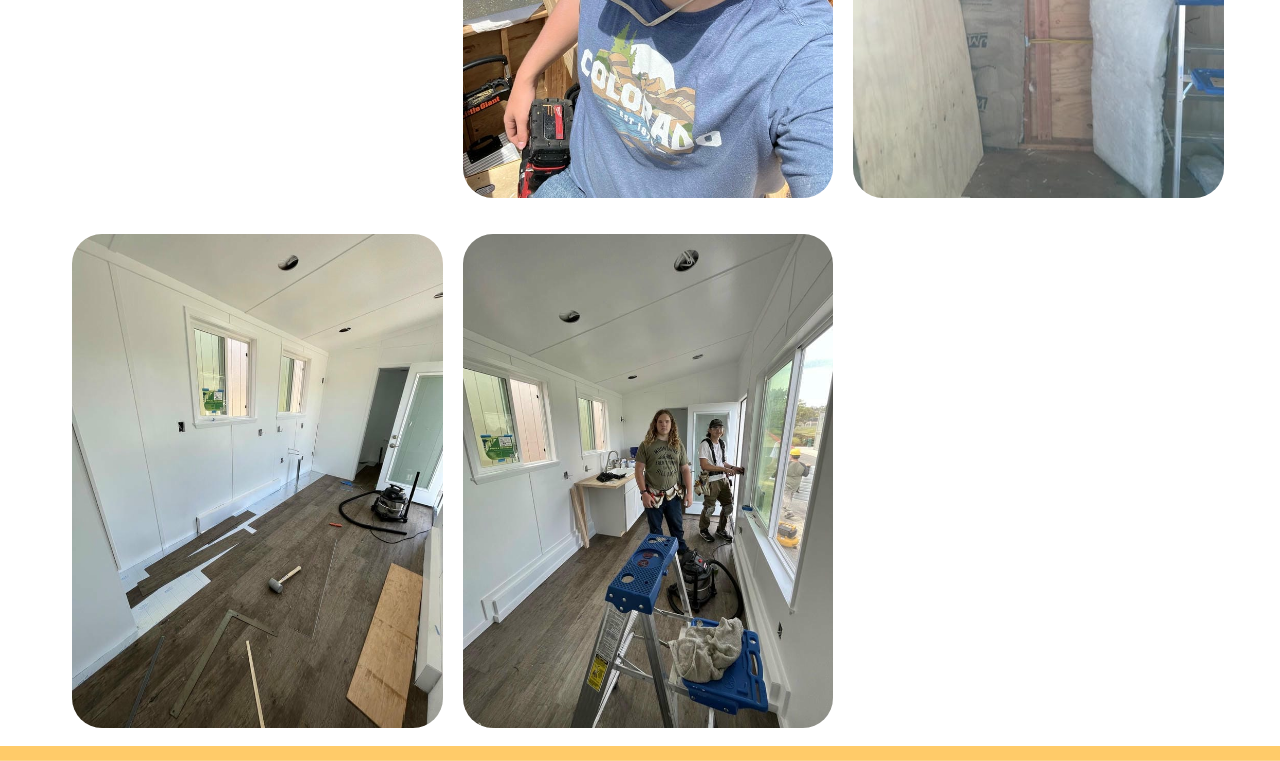
<file: projects/tiny-house.html>
<!DOCTYPE html>
<html lang="en">
<head>
    <meta charset="UTF-8">
    <meta name="viewport" content="width=device-width, initial-scale=1.0">
    <title>Tiny House Construction Project | Graham Richards</title>
    <meta name="description" content="Graham Richards' hands-on tiny house construction project, including framing, weatherproofing, plumbing, wiring, insulation, flooring, and finish carpentry.">
    <link rel="canonical" href="https://grahamrichards.com/projects/tiny-house.html">
    <meta property="og:type" content="article">
    <meta property="og:title" content="Tiny House Construction Project | Graham Richards">
    <meta property="og:description" content="Hands-on residential construction experience across framing, plumbing, electrical work, insulation, flooring, and finish carpentry.">
    <meta property="og:url" content="https://grahamrichards.com/projects/tiny-house.html">
    <meta property="og:image" content="https://grahamrichards.com/resources/tiny-house/tiny-house-front-complete.jpg">
    <meta name="twitter:card" content="summary_large_image">
    <meta name="twitter:title" content="Tiny House Construction Project | Graham Richards">
    <meta name="twitter:description" content="Hands-on residential construction experience across framing, plumbing, electrical work, insulation, flooring, and finish carpentry.">
    <meta name="twitter:image" content="https://grahamrichards.com/resources/tiny-house/tiny-house-front-complete.jpg">
    <link rel="stylesheet" href="../style.css">
</head>
<body>
    <div id="navbar-container"></div>

    <section class="project-1">
        <div class="flex-container">
            <h1>Tiny House Construction (Winter 2022 - Summer 2023)</h1>
            <div class="grid-container" style="display: flex;">
                <img src="../resources/tiny-house/tiny-house-front-framing.jpg" alt="Front view of the tiny house frame with sheeting being added." width=417px>
                <img src="../resources/tiny-house/tiny-house-front-complete.jpg" alt="Front view of the tiny house, completed." width=450px>
            </div>
            <div class = "text-container">
                <h2>Project Overview</h2>

                <p>During a Career and Technical Education (CTE) after-school program at my high school, I gained hands-on experience with numerous aspects of residential construction.</p>
                <ul>
                    <li>Rough Framing with screws</li>
                    <li>Weatherproofing (tyvek, flashing)</li>
                    <li>Plumbing installation (PEX plastic and PVC drainage)</li>
                    <li>Electrical wiring for outlets and light switches</li>
                    <li>Installing fiberglass insulation</li>
                    <li>Finish carpentry (baseboards, interior trim)</li>
                    <li>Vinyl flooring installation</li>
                    <li>Appliance installation (water heater, sink, toilet, shower)</li>
                </ul>
                <p>
                    I personally worked on the interior of one tiny house, and the exterior of another due to the timing of the program, and used numerous tools including the miter saw, skilsaw, belt sander, and power drill
                    in order to complete my tasks.
                </p>
                <p>Visit the <a href="https://sites.google.com/powayusd.com/powayhighconstruction/home" target="_blank">project website</a>!</p>

                <h2>Reflection</h2>
                <p>
                    This project gave me foundational experience in residential construction and taught me how to work safely, efficiently, and collaboratively on a long term build.
                    It also strengthened my confidence with power tools and reinforced the importance of precision and planning in structural work.
                </p>
            </div>
        </div>
    </section>

    <section>
        <div>
            <h2>Tiny House Photo Gallery</h2>
            <div class="grid-container" style="--col-width: 350px;">
                <img src="../resources/tiny-house/tiny-house-interior-insulation.JPG" style="grid-column: span min(2, calc(100vw / 1000px));" alt="The interior of the tiny home, with the insulation exposed in the walls before interior plywood is added.">
                <img src="../resources/tiny-house/tiny-house-rafter-selfie.jpg" alt="Me sitting on the rafters after installing them.">
                <img src="../resources/tiny-house/tiny-house-wall-panel.JPG" alt="A plywood panel is removed from the wall, exposing insulation and cables.">
                <img src="../resources/tiny-house/tiny-house-flooring.jpg" alt="The flooring is being installed, and some peices are still missing.">
                <img src="../resources/tiny-house/tiny-house-interior-furnishings.jpg" alt="Two students are in the tiny house working, with much of the interior finished.">
            </div>
        </div>
    </section>
    <script src="/components/navbar.js"></script>
</body>
</html>
</file>
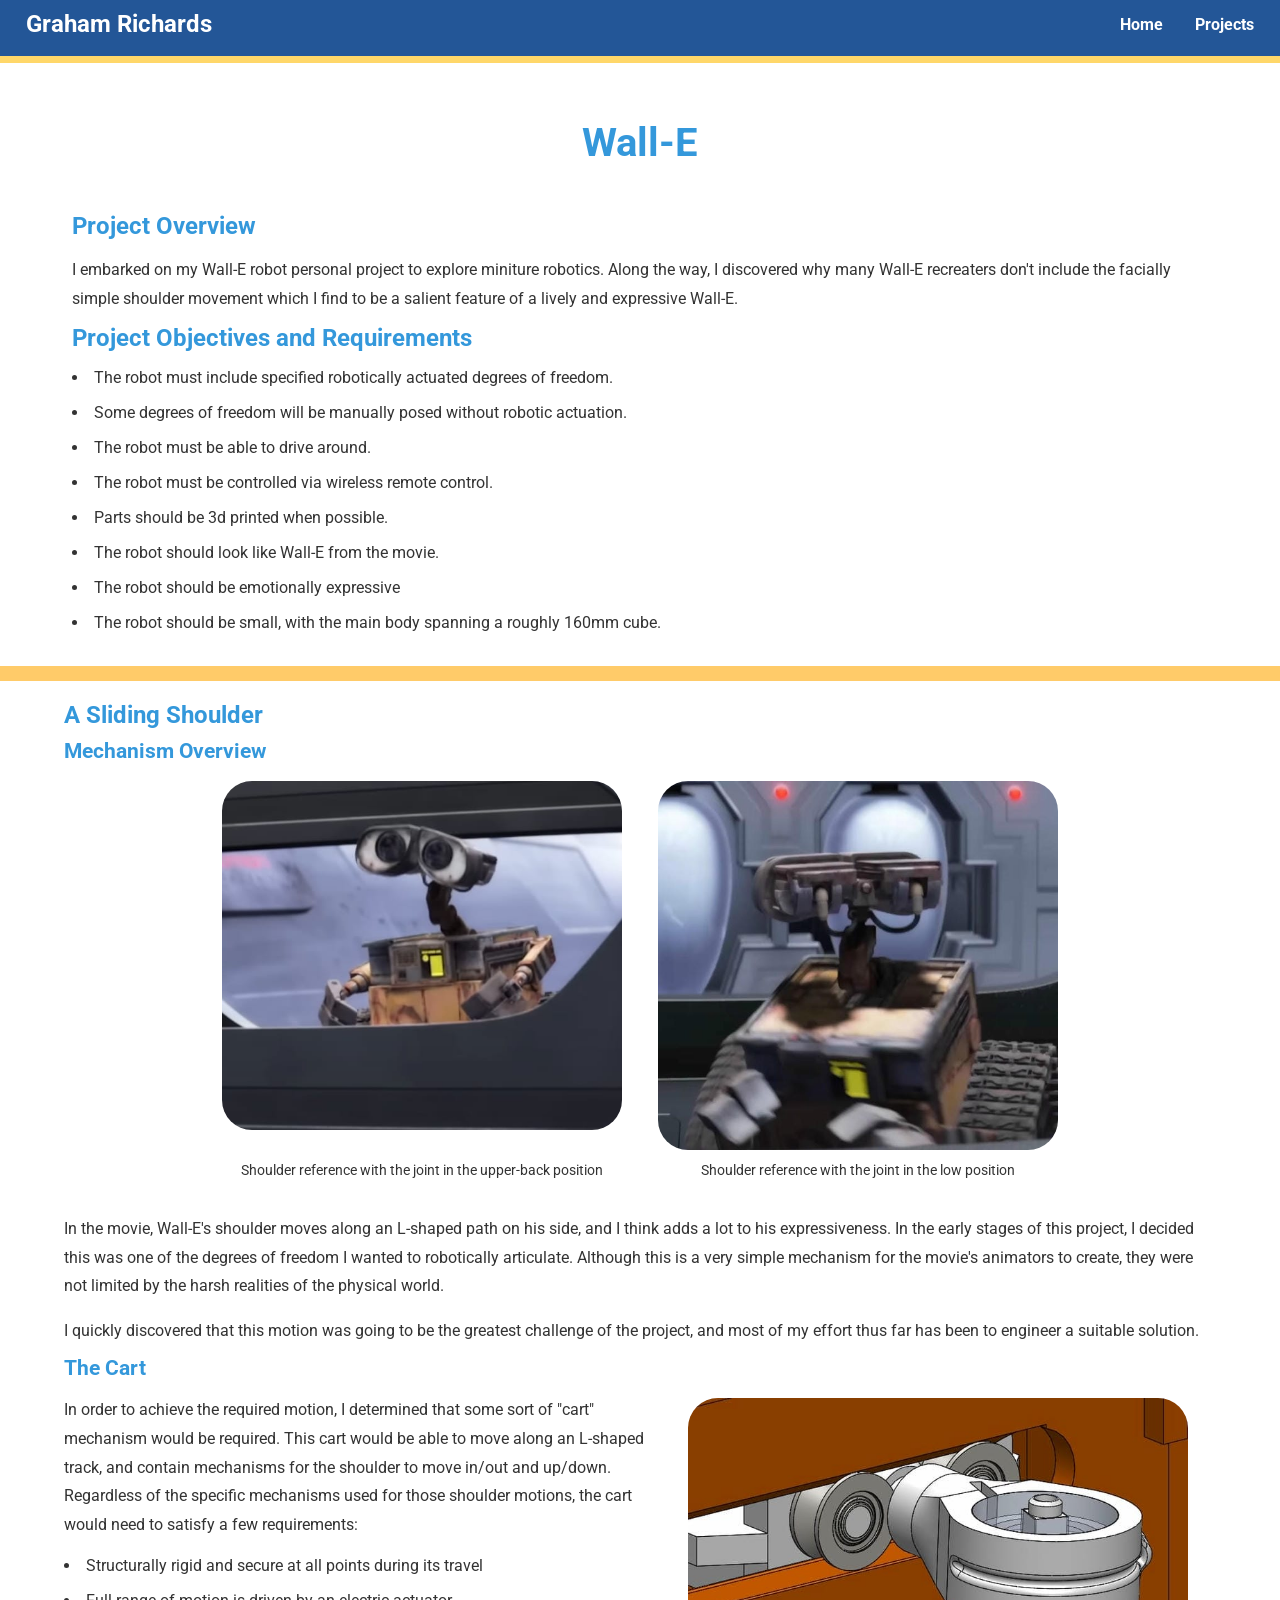
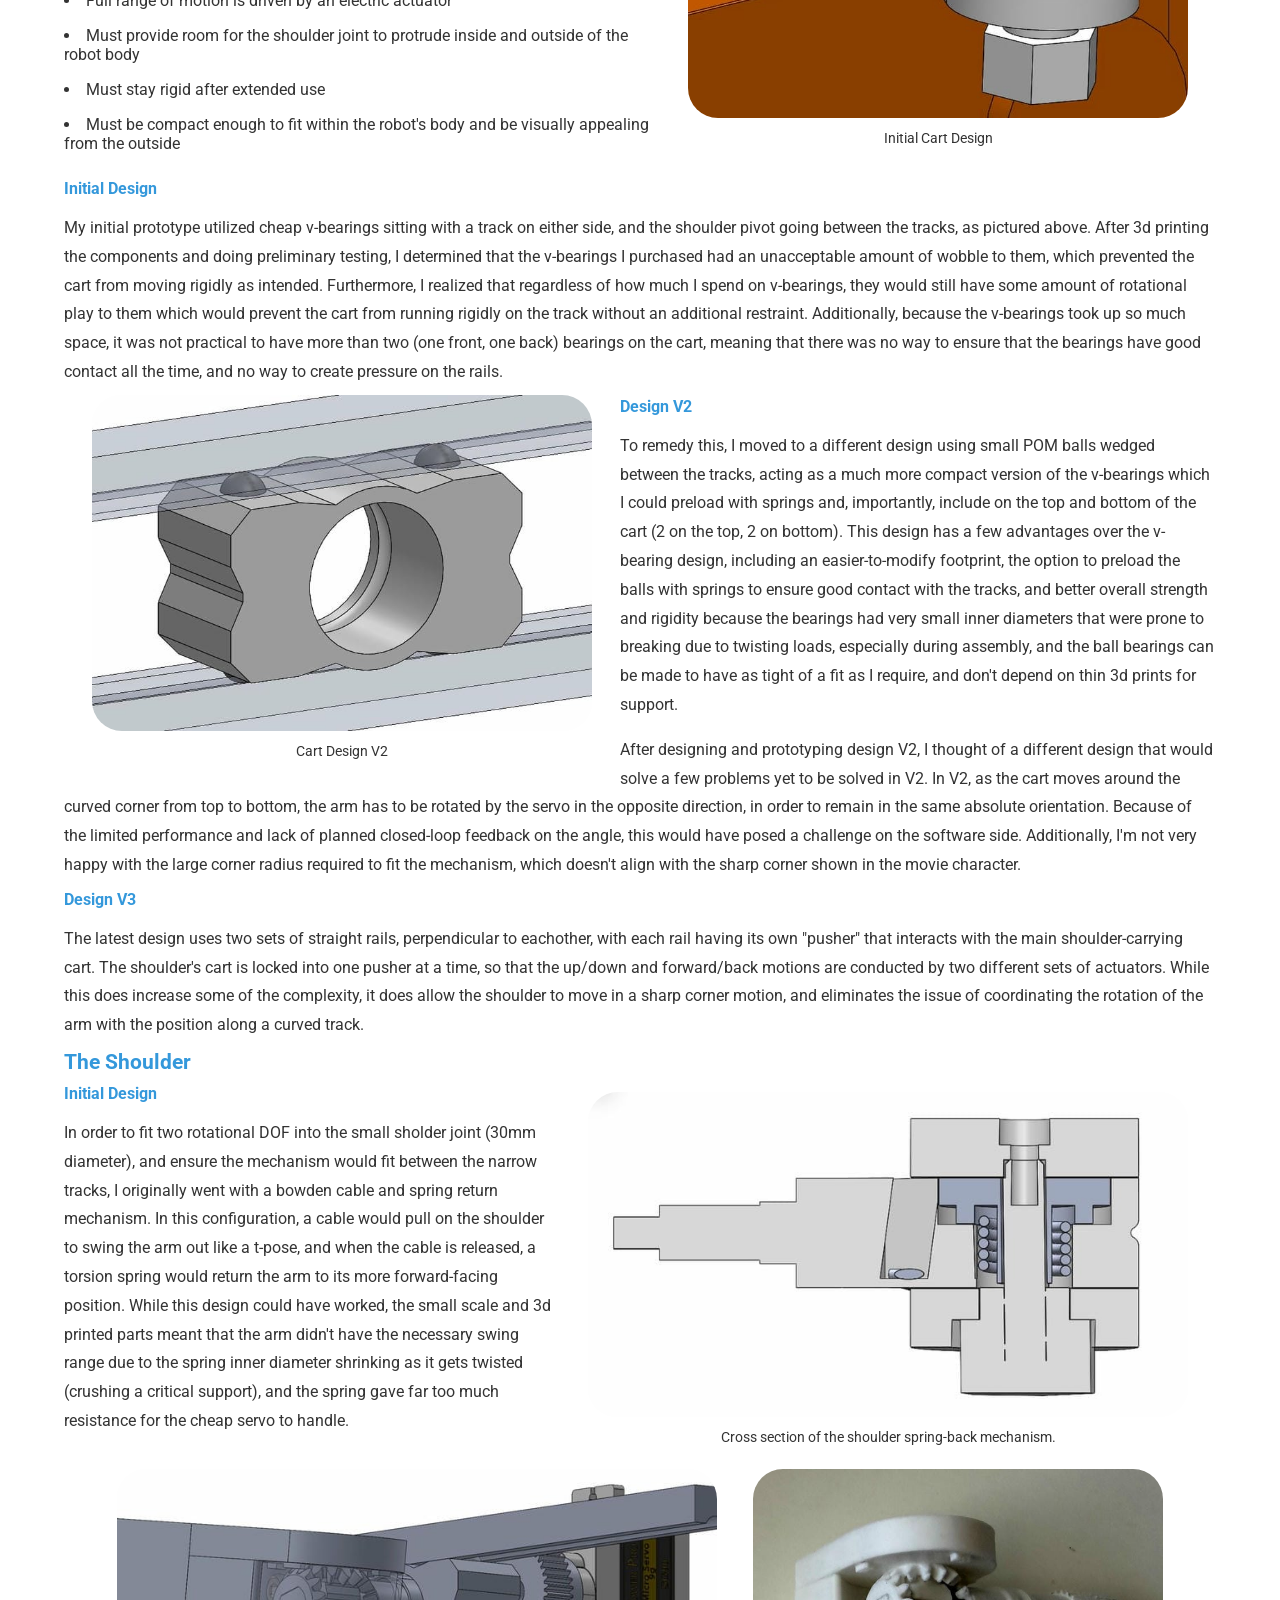
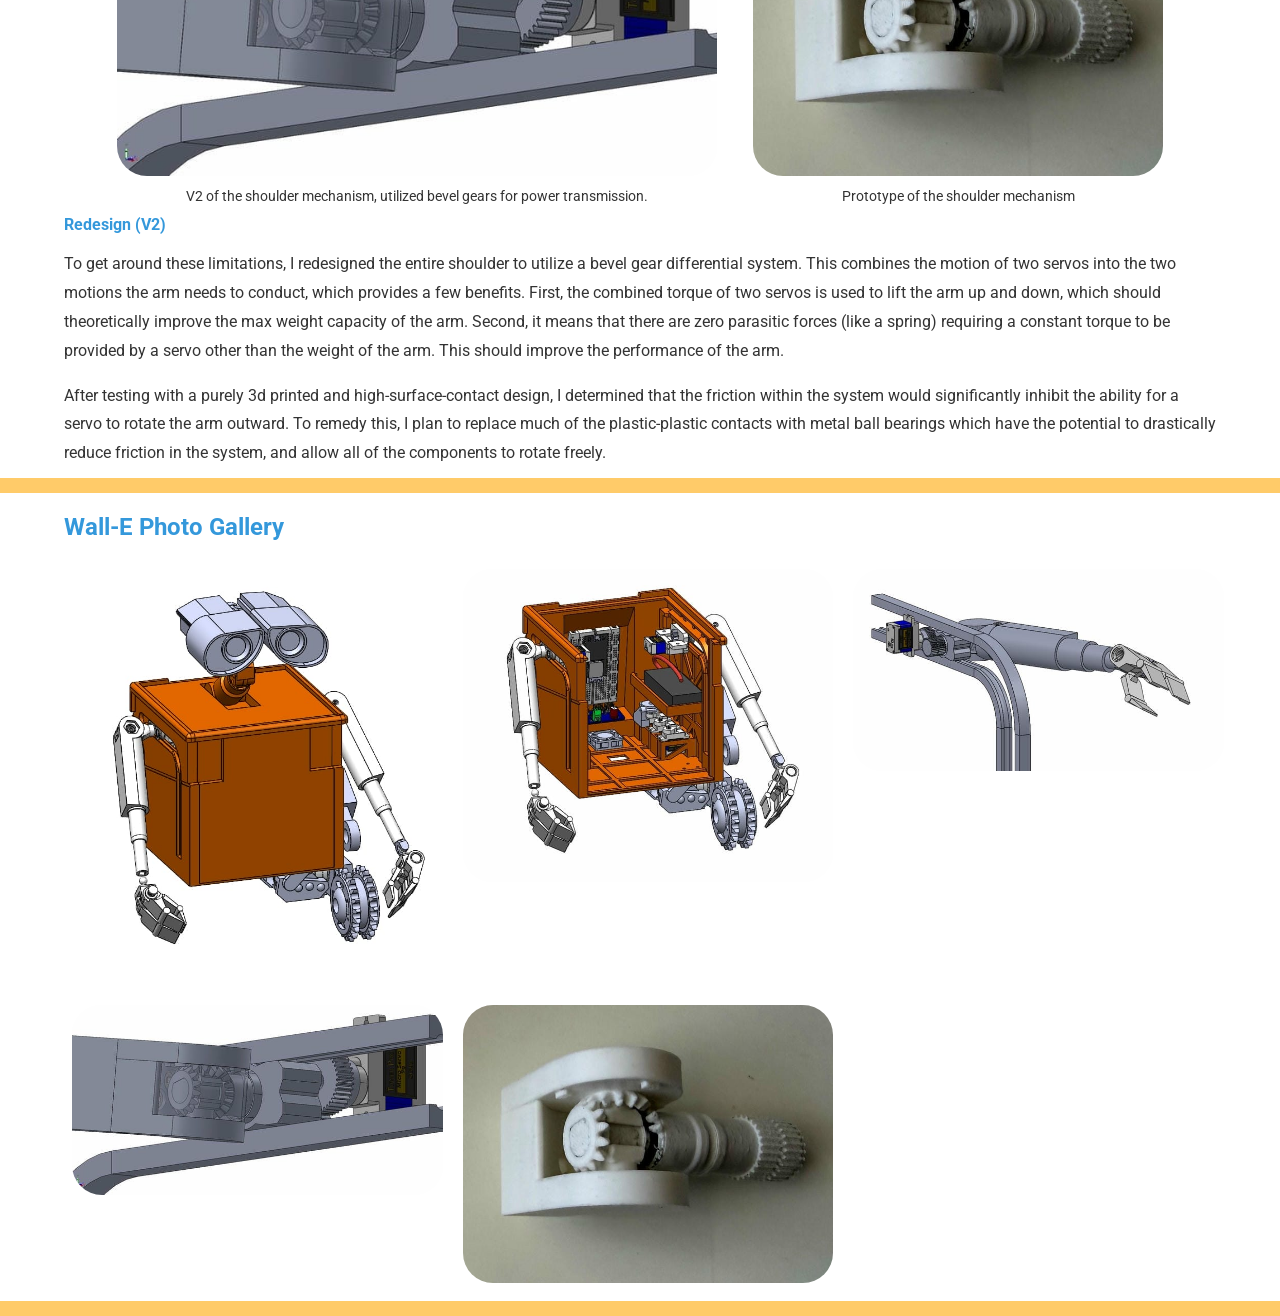
<file: projects/wall-e.html>
<!DOCTYPE html>
<html lang="en">
<head>
    <meta charset="UTF-8">
    <meta name="viewport" content="width=device-width, initial-scale=1.0">
    <title>Mini WALL-E Robot Project | Graham Richards</title>
    <meta name="description" content="Graham Richards' mini WALL-E robot project, exploring compact 3D-printed robotics, a sliding shoulder mechanism, bevel gears, and expressive motion.">
    <link rel="canonical" href="https://grahamrichards.com/projects/wall-e.html">
    <meta property="og:type" content="article">
    <meta property="og:title" content="Mini WALL-E Robot Project | Graham Richards">
    <meta property="og:description" content="Engineering a compact, expressive WALL-E-inspired robot with 3D-printed mechanisms and a sliding shoulder.">
    <meta property="og:url" content="https://grahamrichards.com/projects/wall-e.html">
    <meta property="og:image" content="https://grahamrichards.com/resources/walle/walle-cad-body.jpg">
    <meta name="twitter:card" content="summary_large_image">
    <meta name="twitter:title" content="Mini WALL-E Robot Project | Graham Richards">
    <meta name="twitter:description" content="Engineering a compact, expressive WALL-E-inspired robot with 3D-printed mechanisms and a sliding shoulder.">
    <meta name="twitter:image" content="https://grahamrichards.com/resources/walle/walle-cad-body.jpg">
    <link rel="stylesheet" href="../style.css">
</head>
<body>
    <div id="navbar-container"></div>

    <section>
        <div class="flex-container">
            <h1>Wall-E</h1>
            <div>
                <h2>Project Overview</h2>
                <p>
                    I embarked on my Wall-E robot personal project to explore miniture robotics. Along the way, I discovered why many Wall-E recreaters don't include the facially simple shoulder movement
                    which I find to be a salient feature of a lively and expressive Wall-E.
                </p>
                <h2>Project Objectives and Requirements</h2>
                <ul>
                    <li>The robot must include specified robotically actuated degrees of freedom.</li>
                    <li>Some degrees of freedom will be manually posed without robotic actuation.</li>
                    <li>The robot must be able to drive around.</li>
                    <li>The robot must be controlled via wireless remote control.</li>
                    <li>Parts should be 3d printed when possible.</li>
                    <li>The robot should look like Wall-E from the movie.</li>
                    <li>The robot should be emotionally expressive</li>
                    <li>The robot should be small, with the main body spanning a roughly 160mm cube.</li>
                </ul>
            </div>
        </div>
    </section>

    <section class="block-box">
        <div>
            <h2>A Sliding Shoulder</h2>
            <h3>Mechanism Overview</h3>
            <div class="flex-row">
                <figure>
                    <img width="400px" src="../resources/walle/walle-arm-reference-back.jpg" alt="WALL-E shoulder reference with the joint in the upper-back position">
                    <figcaption>Shoulder reference with the joint in the upper-back position</figcaption>
                </figure>

                <figure>
                    <img width="400px" src="../resources/walle/walle-arm-reference-down.jpg" alt="WALL-E shoulder reference with the joint in the low position">
                    <figcaption>Shoulder reference with the joint in the low position</figcaption>
                </figure>
                <div>
                    <p>
                        In the movie, Wall-E's shoulder moves along an L-shaped path on his side, and I think adds a lot to his expressiveness. In the early stages of this project, I decided this was one of the
                        degrees of freedom I wanted to robotically articulate. Although this is a very simple mechanism for the movie's animators to create, they were not limited by the harsh realities of the physical world.
                    </p>
                    <p>
                        I quickly discovered that this motion was going to be the greatest challenge of the project, and most of my effort thus far has been to engineer a suitable solution.
                    </p>
                </div>
            </div>
        </div>

        <div>
            <h3>The Cart</h3>
            <figure class = "inline-image float-right">
                <img width="500px" src="../resources/walle/walle-shoulder-track.jpg" alt="3D-printed track for the WALL-E shoulder cart">
                <figcaption>Initial Cart Design</figcaption>
            </figure>
            <p>
                In order to achieve the required motion, I determined that some sort of "cart" mechanism would be required. This cart would be able to move along an L-shaped track, and contain mechanisms for the shoulder to move
                in/out and up/down. Regardless of the specific mechanisms used for those shoulder motions, the cart would need to satisfy a few requirements:
            </p>
            <ul>
                <li>Structurally rigid and secure at all points during its travel</li>
                <li>Full range of motion is driven by an electric actuator</li>
                <li>Must provide room for the shoulder joint to protrude inside and outside of the robot body</li>
                <li>Must stay rigid after extended use</li>
                <li>Must be compact enough to fit within the robot's body and be visually appealing from the outside</li>
            </ul>
        </div>
        <!-- <hr class="thin dark"> -->
        <div>
            <h4>Initial Design</h4>
            <p>
                My initial prototype utilized cheap v-bearings sitting with a track on either side, and the shoulder pivot going between the tracks, as pictured above. After 3d printing the components and doing preliminary testing,
                I determined that the v-bearings I purchased had an unacceptable amount of wobble to them, which prevented the cart from moving rigidly as intended. Furthermore, I realized that regardless of how much I spend on v-bearings,
                they would still have some amount of rotational play to them which would prevent the cart from running rigidly on the track without an additional restraint. Additionally, because the v-bearings took up so much space, it was not
                practical to have more than two (one front, one back) bearings on the cart, meaning that there was no way to ensure that the bearings have good contact all the time, and no way to create pressure on the rails.
            </p>
            <figure class = "inline-image">
                <img width="500px" src="../resources/walle/walle-ball-cart.jpg" alt="Compact WALL-E shoulder cart using POM balls">
                <figcaption>Cart Design V2</figcaption>
            </figure>
            <h4>Design V2</h4>
            <p>
                To remedy this, I moved to a different design using small POM balls wedged between the tracks, acting as a much more compact version of the v-bearings which I could preload with springs and, importantly, include on the
                top and bottom of the cart (2 on the top, 2 on bottom). This design has a few advantages over the v-bearing design, including an easier-to-modify footprint, the option to preload the balls with springs to ensure good
                contact with the tracks, and better overall strength and rigidity because the bearings had very small inner diameters that were prone to breaking due to twisting loads, especially during assembly, and the ball bearings can be made
                to have as tight of a fit as I require, and don't depend on thin 3d prints for support.
            </p>
            <p>
                After designing and prototyping design V2, I thought of a different design that would solve a few problems yet to be solved in V2. In V2, as the cart moves around the curved corner from top to bottom, the arm has to be rotated
                by the servo in the opposite direction, in order to remain in the same absolute orientation. Because of the limited performance and lack of planned closed-loop feedback on the angle, this would have posed a challenge on the software side.
                Additionally, I'm not very happy with the large corner radius required to fit the mechanism, which doesn't align with the sharp corner shown in the movie character.
            </p>

            <h4>Design V3</h4>
            <p>
                The latest design uses two sets of straight rails, perpendicular to eachother, with each rail having its own "pusher" that interacts with the main shoulder-carrying cart. The shoulder's cart is locked into one pusher at a time, so that
                the up/down and forward/back motions are conducted by two different sets of actuators. While this does increase some of the complexity, it does allow the shoulder to move in a sharp corner motion, and eliminates the issue of coordinating
                the rotation of the arm with the position along a curved track. 
            </p>
        </div>
        

        <div>
            <h3>The Shoulder</h3>
            <figure class="inline-image float-right">
                <img width="600px" src="../resources/walle/walle-shoulder-spring-cross-section.jpg" alt="Cross-section of the WALL-E shoulder spring mechanism">
                <figcaption>Cross section of the shoulder spring-back mechanism.</figcaption>
            </figure>
            <h4>Initial Design</h4>
            <p>
                In order to fit two rotational DOF into the small sholder joint (30mm diameter), and ensure the mechanism would fit between the narrow tracks, I originally went with a bowden cable and spring return mechanism.
                In this configuration, a cable would pull on the shoulder to swing the arm out like a t-pose, and when the cable is released, a torsion spring would return the arm to its more forward-facing position.
                While this design could have worked, the small scale and 3d printed parts meant that the arm didn't have the necessary swing range due to the spring inner diameter shrinking as it gets twisted (crushing a critical support),
                and the spring gave far too much resistance for the cheap servo to handle.
            </p>
        </div>
        <div>
            <div class="flex-row">
                <figure>
                    <img width="600px" src="../resources/walle/walle-cad-shoulder-new.jpg" alt="CAD model of the redesigned WALL-E bevel gear shoulder">
                    <figcaption>V2 of the shoulder mechanism, utilized bevel gears for power transmission.</figcaption>
                </figure>

                <figure>
                    <img width="410px" src="../resources/walle/walle-shoulder.jpg" alt="3D-printed WALL-E shoulder prototype">
                    <figcaption>Prototype of the shoulder mechanism</figcaption>
                </figure>
            </div>
            <h4>Redesign (V2)</h4>
            <p>
                To get around these limitations, I redesigned the entire shoulder to utilize a bevel gear differential system. This combines the motion of two servos into the two motions the arm needs to conduct, which provides a few benefits.
                First, the combined torque of two servos is used to lift the arm up and down, which should theoretically improve the max weight capacity of the arm. Second, it means that there are zero parasitic forces (like a spring) requiring
                a constant torque to be provided by a servo other than the weight of the arm. This should improve the performance of the arm.
            </p>
            <p>
                After testing with a purely 3d printed and high-surface-contact design, I determined that the friction within the system would significantly inhibit the ability for a servo to rotate the arm outward.
                To remedy this, I plan to replace much of the plastic-plastic contacts with metal ball bearings which have the potential to drastically reduce friction in the system, and allow all of the components to
                rotate freely.
            </p>
        </div>
    </section>
    <section class="project-1">
        <div>
            <h2>Wall-E Photo Gallery</h2>
            <div class="grid-container" style="--col-width: 350px;">
                <img src="../resources/walle/walle-cad-body.jpg" alt="CAD model of the WALL-E robot body">
                <img src="../resources/walle/walle-cad-body-interior.jpg" alt="Interior CAD view of the WALL-E robot body">
                <img src="../resources/walle/walle-arm-new.jpg" alt="New WALL-E robot arm design">
                <img src="../resources/walle/walle-cad-shoulder-new.jpg" alt="CAD model of the WALL-E shoulder mechanism">
                <img src="../resources/walle/walle-shoulder.jpg" alt="WALL-E shoulder prototype">
            </div>
        </div>
    </section>
    <script src="/components/navbar.js"></script>
</body>
</html>
</file>
<file: style.css>
@import url('https://fonts.googleapis.com/css2?family=Roboto:wght@400;700&display=swap');
@import url('https://fonts.googleapis.com/css2?family=Roboto+Mono:ital,wght@0,100..700;1,100..700&display=swap');


:root {
    --base-color: #dbdfe6;
    --headings-color: #3498db;
    --panel-color: #235697;
    --panel-color-2: #ffffff;
    --color-1: #313049;
    --color-2: #3a4461;
    --color-3: #ffd769; 
    --color-4: #ffcb69; 
    --font-family: 'Roboto', sans-serif;
    --font-family-2: "Roboto Mono", monospace;
    --text-color: #333;
    --text-color-2: #dddddd;
    --text-color-3: #ffffff;
}

* {
    margin: 0;
    padding: 0;
    box-sizing: border-box;
    font-family: var(--font-family);
    max-width: 100%;
}

html {
    color: var(--text-color);
    scroll-behavior: smooth;
}

body {
    /* padding: 1rem min(2rem, 2%); */
    background-color: var(--base-color);
    width: 100%;
}

h1, h2, h3, h4, h5, h6, summary {
    color: var(--headings-color);
    margin-bottom: 10px;
    margin-top: 10px;
}

h1 {
    font-size: 2.5rem;
    margin-bottom: 1rem;
    width: 100%;
    text-align: center;
}



h3 {
    font-size: 1.3rem;
}

p {
    margin-top: 1rem;
    font-size: 1rem;
    line-height: 1.8;
}

ul {
    list-style-position: inside;
}

li {
    margin-top: 1em;
    margin-bottom: 1em;
    font-size: 1rem;
}

nav {
    background-color: var(--panel-color);
    padding-top: 0px;
    padding-bottom: 0.5em;
    /* padding-left: 0.5rem; */
    margin-top: 0px;
    margin-bottom: 0px;
    color: var(--text-color-3);
    font-weight: bold;
}

#navbar-container {
    height: 0;
}

.navbar {
    padding-top: 0px;
    position: static;
    overflow: hidden;
    top: 0;
    left: 0;
    width: 100%;
    z-index:1000;
    box-shadow: 0 10px 10px -10px rgba(0,0,0,0.4);
    border-bottom: 7px solid var(--color-3);
    transform: translateY(0);
    transition: transform 0.25s ease;
}

.navbar.navbar-floating {
    position: fixed;
}

.navbar.navbar-hidden {
    transform: translateY(calc(-100% - 7px));

}

nav ul {
    list-style: none;
    align-items: center;
    display: flex;
    gap: 2em;
    margin: 10px auto;
    flex-wrap: wrap;
    padding: 0 min(2%, 2em);
    width:100%;
}

nav > * {
    width: min(1450px, calc(100% - 2rem));
    max-width: 1450px;
}

nav li {
    margin: 0;
}

nav li:first-child {
    margin-right: auto;
    font-size: 1.5rem;
}

nav ul a {
    color: var(--text-color-3);
    text-decoration: none;
    font-weight: bold;
}

nav ul a:hover {
    text-decoration: underline;
}

/* Wrap the navbar in columns if the screen is really narrow */
@media (max-width: 25rem) {
    nav ul {
        flex-direction: column;
    }

    /* Center the first element, instead of the default left-align */
    nav li:first-child {
        margin-right: auto;
        margin-left: auto;
    }
}

section {
    margin-top: 0px;
    margin-bottom:0px;
    margin-left: auto;
    margin-right: auto;
    padding: 10px min(5rem, 5%);
    width: 100%;
    min-width: 350px;

    background-color: var(--panel-color-2);
    scroll-margin-top: 50px;

    /* box-shadow: [X-offset] [Y-offset] [Blur] [Spread] [Color] */
    box-shadow: 0 0 10px 0 rgba(0,0,0,0.2);

    clip-path: inset(0 -20px 0 -20px); 

    max-width: 1450px;

    border-bottom: 15px solid var(--color-4);
}

section:first-of-type {
    padding-top: max(min(40px, 3vw), 10px);
}

img {
    max-width: 100%;
    max-height: fit-content;
    height: auto;
    border-radius: 30px;
    object-fit: scale-down;
    margin: 8px;
}

.inline-container {
    display: inline-flex;
    float: left;
    flex-flow: row wrap;
    justify-content: center;

    max-width: calc(100% - 20rem);
    min-width: min(50%, 200px);
}

figure {
    display: table;
    text-align: center;

    /* max-height: 100%; */
    width: fit-content;
    /* max-width: 100%; */
    /* margin-right:auto;
    margin-left:auto; */
}

iframe.centered {
    margin-left: auto;
    margin-right: auto;
}

figcaption {
    display: table-caption;
    caption-side: bottom;
    text-align: center;
    color: var(--text-color);
    font-size: 0.9rem;
    max-width: 100%;
}

video {
    max-width: 100%;
    height: auto;
    border-radius: 1em;
    object-fit: contain;
    margin: 8px;
}

section#projects img {
    max-width: 100%;
    /* height: min(200px, 70%); */
    padding: 0.5em min(1em, 2%);
    width: auto;
    object-fit: contain;
    object-position: center;
}

.flex-container {
    justify-content: center;
    display: flex;
    flex-wrap: wrap;
    gap: 20px;
    flex-wrap: wrap;
    margin: 0.5rem;
    max-width: 100%;
}

.grid-container {
    --col-width: 450px;
    display: grid;
    margin-top: 20px;
    grid-template-columns: repeat(auto-fit, minmax(min(var(--col-width), 100%), 2fr));
    gap: 20px;
    max-width: 100%;
    box-sizing: border-box;
    justify-content: center;
    align-items: flex-start;
    flex-wrap: wrap;
}

.grid-container button img {
    width: 100%;
    max-height: 300px;
    object-fit: cover;
    display: block;
    margin-bottom: 0px;
}

hr {
    border: none;
    border-top: 5px solid var(--color-4);
    margin: 20px 0;
}

hr.thin {
    border-top-width: 2px;
}

hr.dark {
    border-color: var(--text-color);
}

section#projects {
    padding: min(1.5em, 3%);
    background-color: var(--panel-color-2);
    flex-wrap: wrap;
    justify-content: center;
    align-items: center;
}

section#projects .text-block {
    text-align: center;
}

button {
    display: flex;
    flex-direction: column;
    align-items: center;
    text-align: center;

    background-color: var(--color-1);
    border: none;
    padding: 10px 2rem 20px;
    border-radius: 25px;
    cursor: pointer;
    color: var(--text-color-2);
    min-width: 0;

    height: 100%;
}

.justified-text {
    text-align: justify;
}

.project-grid h1 {
    margin-bottom: 0;
    margin-top: 0;
}

.project-grid h2 {
    margin-top: 0;
    margin-bottom: 0;
}

button:hover, button.selected {
    transform: scale(1.05);
    border-color: var(--text-color-3);
    border: medium solid var(--color-3);
    transition: transform 0.2s ease;
}

button:active {
    transform: scale(0.90);
}


.inline-image {
    float: left;
    clear: both;
    margin-right: 20px;
    margin-left: 20px;
    margin-bottom: 15px;
    object-fit: contain;
    flex-direction: row;
    justify-content: center;
    align-items: center;

    /* width: fit-content; */
    max-width: calc(100% - 20rem);
    min-width: min(50%, 200px);
}

/* On mobile, use the full screen width for the image */
@media (max-width: 768px) {
    .inline-image {
        width: 100%;
        max-width: 100%;
        position: relative;
        float: none;
        margin-left: auto;
        margin-right: auto;
    }
}

.project-1 .flex-container {
    flex-direction: column;
    align-items: center;
    flex-wrap: wrap;
    display: flex;
}

.project-1 img {
    max-height: 200;
    height: 100;
    max-width: 100;
    width: 100;
}

.skill-grid li, .skill {
    background-color:var(--color-3);
    border-radius: 5px;
    color: var(--text-color);
    padding: 5px;
    margin: 2px;

    list-style-type:none;
}

.skill-grid {
    display: flex;
    margin-top: 5px;
    gap: 5px;
    max-width: auto;
    box-sizing: border-box;
    justify-content: center;
    align-items: flex-start;
    flex-wrap: wrap;
}

.flex-box {
    display: flex;
    justify-content: center;
    align-items: center;
    flex-wrap: wrap;
    flex-direction: column;
}

.flex-row {
    display: flex;
    gap: 20px;
    justify-content: center;
    flex-flow: row wrap;
}

.combined-box {
    flex-flow: row wrap;
    display:flex;
    gap: 20px;

    & * {
        flex: 1;
        min-width: min(300px, 100%);
    }

    & h1, h2, h3, h4, h5, h6 {
        text-align: left;
        flex-basis: 100%;
    }

    & p {
        text-align: left;
    }

    & > h1, > h2, > h3, > h4, > h5, > h6 {
        margin-bottom: -20px;
    }
}

.block-box {
    display: grid;
}


.show-selector {
    display: grid;
    gap: 20px;
    justify-content: center;
    margin-bottom: 20px;
    max-width: 100%;

    grid-template-columns: repeat(auto-fit, minmax(min(300px, 100%), 1fr));
}

.show-selector div {
    display: block;
    text-align: center;

    background-color: var(--color-1);
    padding: 5px;
    overflow: hidden;
    border-radius: 5px;
}

details {
    margin-bottom: 20px;
}

summary {
    font-size: 1.5rem;
    font-weight: bold;
    unicode-bidi: isolate;
}

.full-width {
    width: 100%;
}

.break {
    flex-basis: 100%;
}

.flex-reverse {
    flex-direction: row-reverse;
}

.flex-v-center {
    align-items: center;
}

.float-right {
    float: right;
}
</file>
